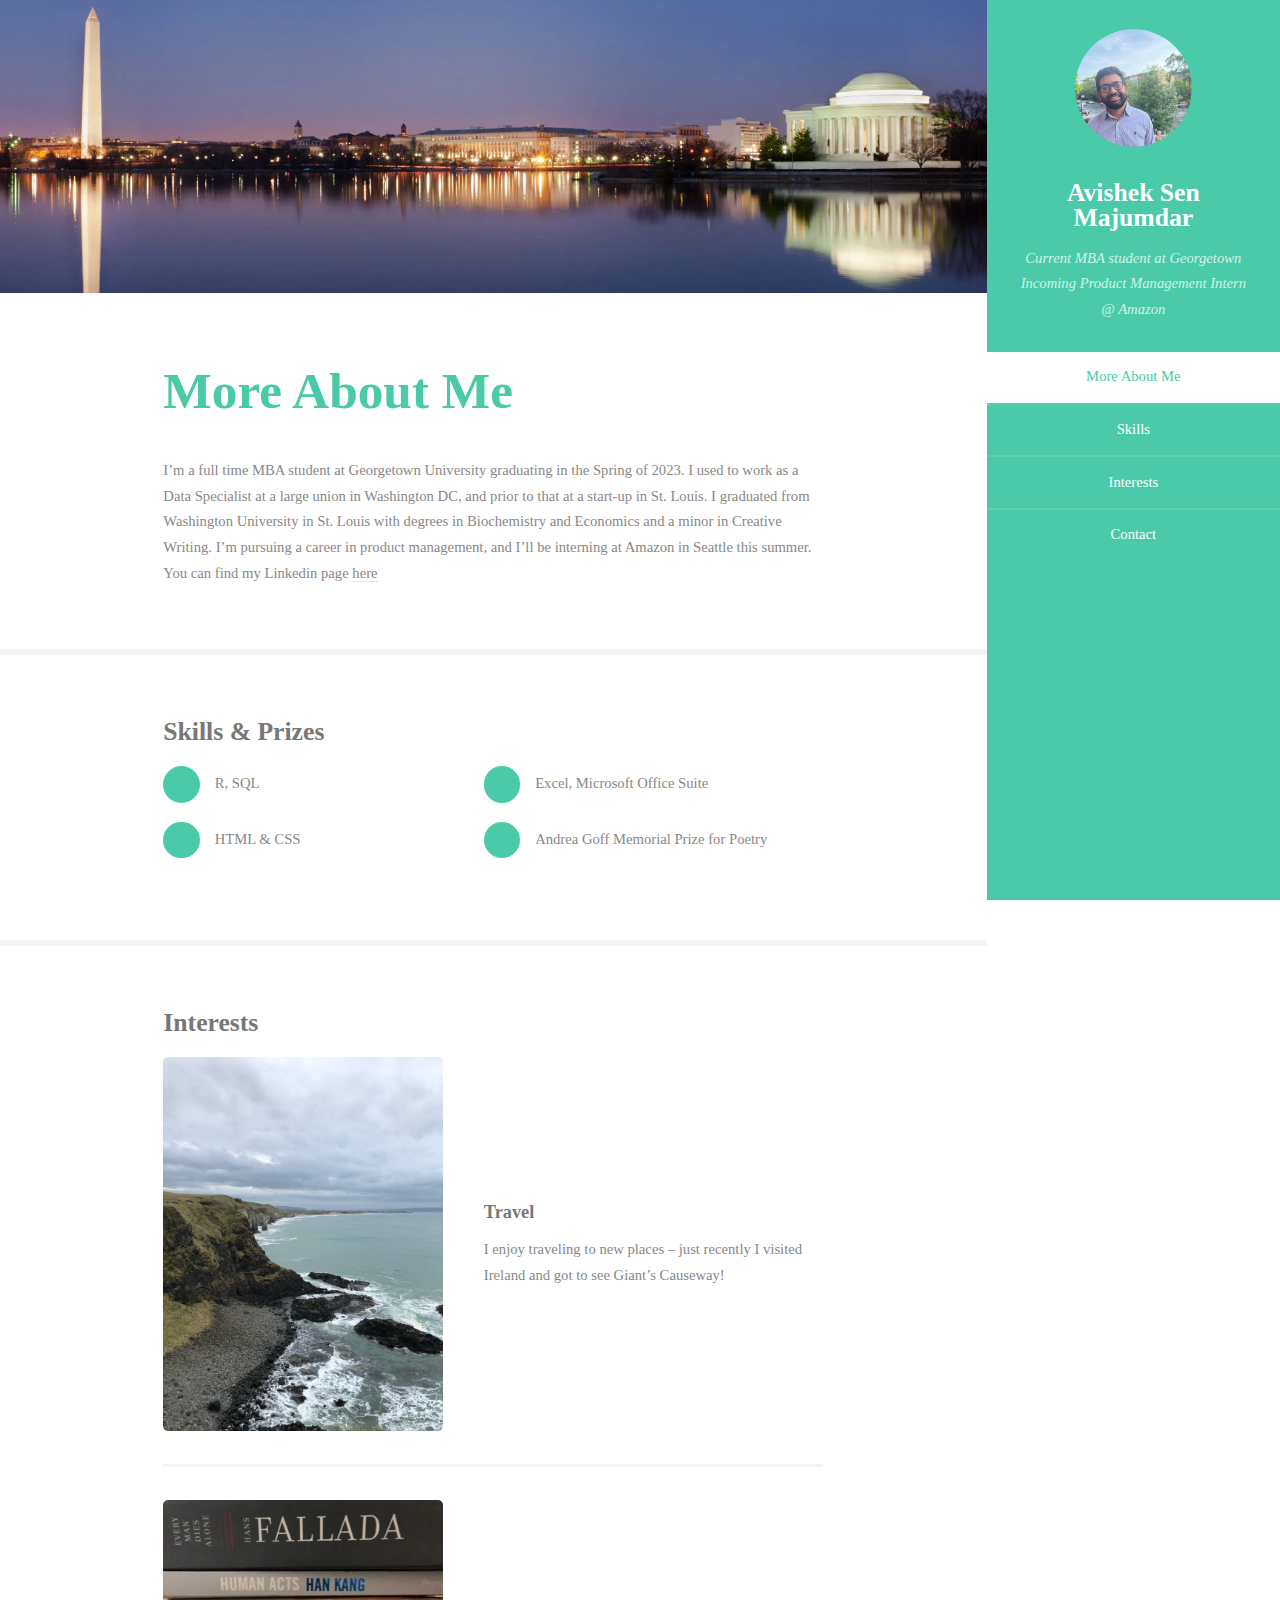
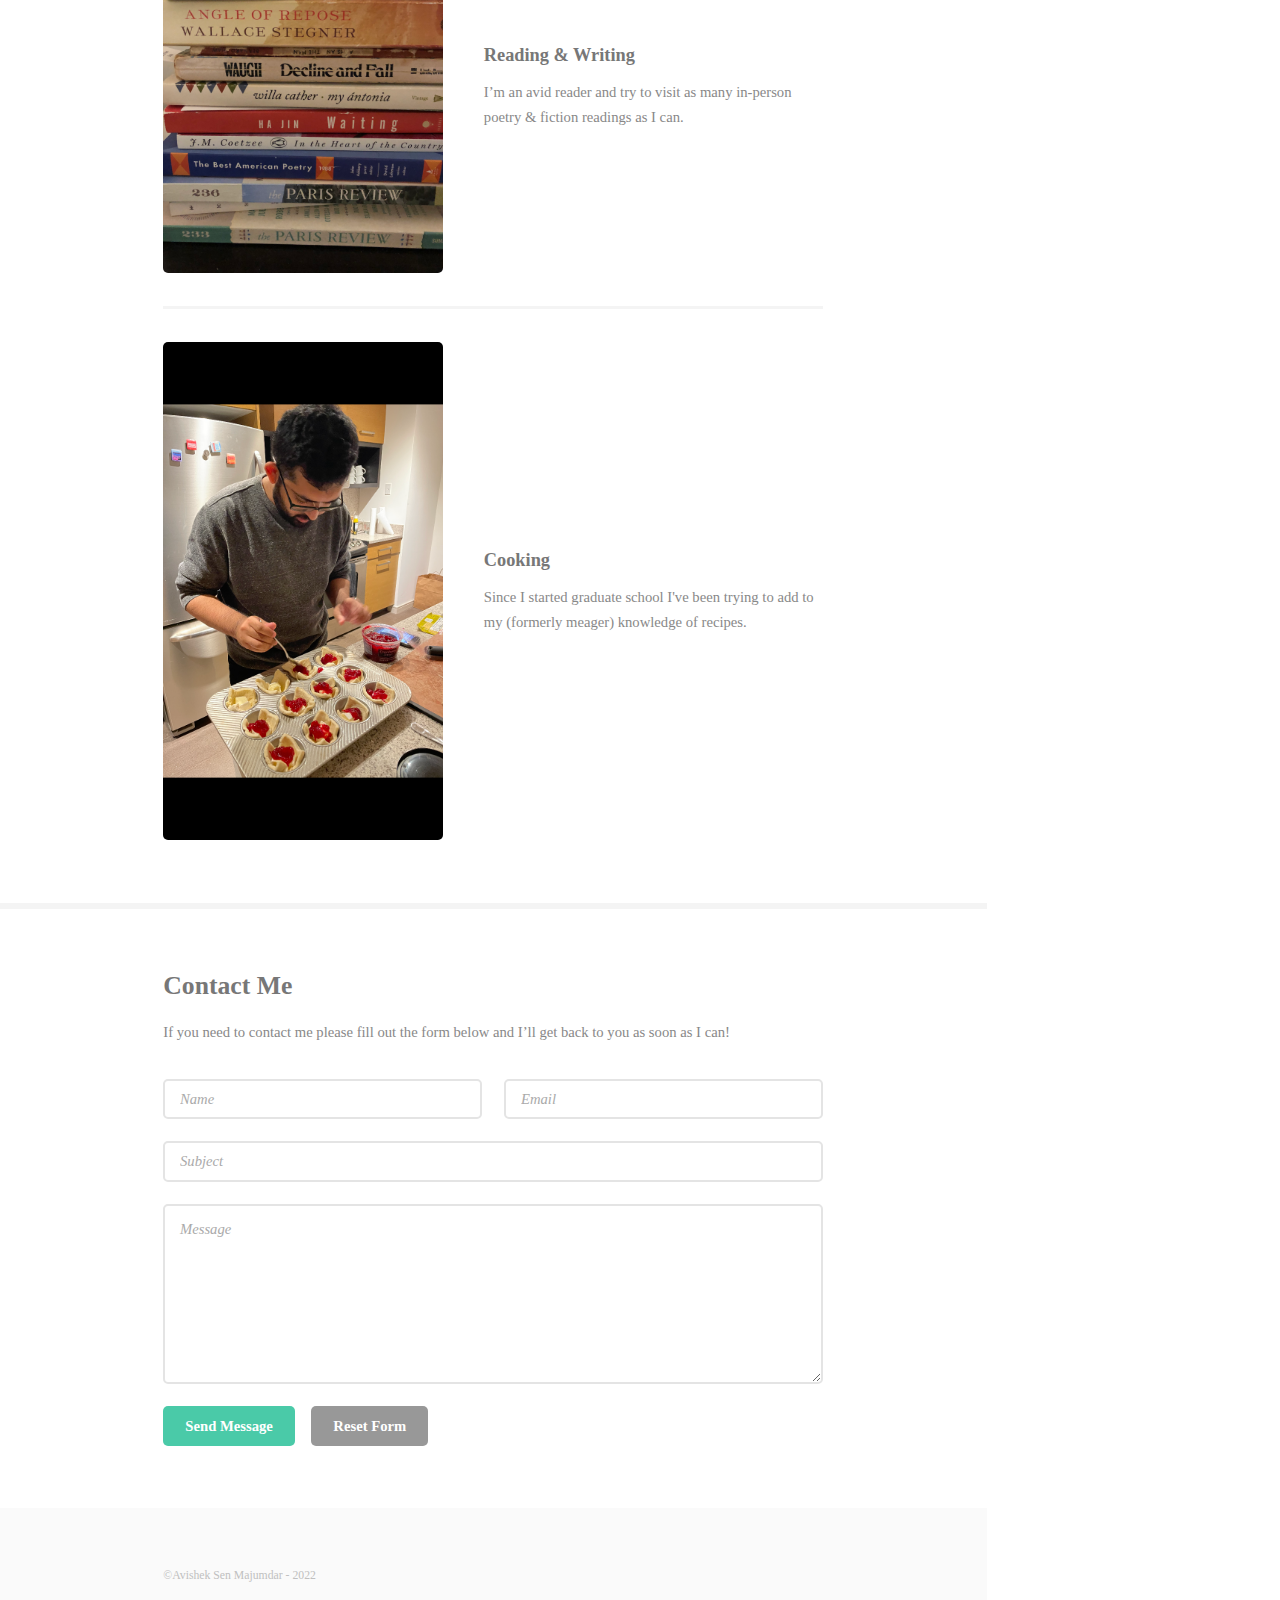
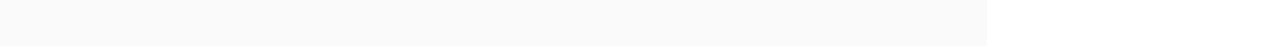
<file: index.html>
<!DOCTYPE HTML>

<html>
	<head>
		<title>ASM Website</title>
		<meta charset="utf-8" />
		<meta name="viewport" content="width=device-width, initial-scale=1, user-scalable=no" />
		<link rel="stylesheet" href="assets/css/main.css" />
		<style>
		

		</style>
	</head>
	<body class="is-preload">	

		<!-- Header -->	
			<section id="header">
				<header>
					<span class="image avatar"><img src="images\linkedinpic.jpg" alt="" /></span>
					<h1 id="logo"><a href="#">Avishek Sen Majumdar</a></h1>
					<p>Current MBA student at Georgetown<br />
					Incoming Product Management Intern @ Amazon</p>
				</header>
				<nav id="nav">
					<ul>
						<li><a href="#one" class="active">More About Me</a></li>
						<li><a href="#two">Skills</a></li>
						<li><a href="#three">Interests</a></li>
						<li><a href="#four">Contact</a></li>
					</ul>
				</nav>
				<footer>
					
				</footer>
			</section>

		<!-- Wrapper -->
			<div id="wrapper">

				<!-- Main -->
					<div id="main">

						<!-- One -->
							<section id="one">
								<div class="image main" data-position="center">
									<img src="images\banner_2.jpg" alt="" />
								</div>
								<div class="container">
									<header class="major">
										<h2>More About Me</h2>
								
									</header>
									<p>I’m a full time MBA student at Georgetown University graduating in the Spring of 2023. I used to work as a Data Specialist at a large union in Washington DC, and prior to that at a start-up in St. Louis. I graduated from Washington University in St. Louis with degrees in Biochemistry and Economics and a minor in Creative Writing. I’m pursuing a career in product management, and I’ll be interning at Amazon in Seattle this summer. You can find my Linkedin page <a href="https://www.linkedin.com/in/avishek-sen-majumdar/">here</a> </p>
								</div>
							</section>

						<!-- Two -->
							<section id="two">
								<div class="container">
									<h3>Skills & Prizes </h3>
									<ul class="feature-icons">
										<li class="icon solid fa-code">R, SQL</li>
										<li class="icon solid fa-cubes">Excel, Microsoft Office Suite</li>
										<li class="icon solid fa-book">HTML & CSS</li>
										<li class="icon solid fa-coffee">Andrea Goff Memorial Prize for Poetry</li>
										
									</ul>
								</div>
							</section>

						<!-- Three -->
							<section id="three">
								<div class="container">
									<h3>Interests</h3>
									<div class="features">
										<article>
											<a href="#" class="image"><img src="images\travel.jpg" alt="" /></a>
											<div class="inner">
												<h4>Travel</h4>
												<p>I enjoy traveling to new places – just recently I visited Ireland and got to see Giant’s Causeway!</p>
											</div>
										</article>
										<article>
											<a href="#" class="image"><img src="images\books.jpg" alt="" /></a>
											<div class="inner">
												<h4>Reading & Writing</h4>
												<p>I’m an avid reader and try to visit as many in-person poetry & fiction readings as I can.</p>
											</div>
										</article>
										<article>
											<a href="#" class="image"><img src="images\cooking.PNG" alt="" /></a>
											<div class="inner">
												<h4>Cooking</h4>
												<p>Since I started graduate school I've been trying to add to my (formerly meager) knowledge of recipes.</p>
											</div>
										</article>
									</div>
								</div>
							</section>

						<!-- Four -->
							<section id="four">
								<div class="container">
									<h3>Contact Me</h3>
									<p>If you need to contact me please fill out the form below and I’ll get back to you as soon as I can!</p>
									<form method="post" action="#">
										<div class="row gtr-uniform">
											<div class="col-6 col-12-xsmall"><input type="text" name="name" id="name" placeholder="Name" /></div>
											<div class="col-6 col-12-xsmall"><input type="email" name="email" id="email" placeholder="Email" /></div>
											<div class="col-12"><input type="text" name="subject" id="subject" placeholder="Subject" /></div>
											<div class="col-12"><textarea name="message" id="message" placeholder="Message" rows="6"></textarea></div>
											<div class="col-12">
												<ul class="actions">
													<li><input type="submit" class="primary" value="Send Message" /></li>
													<li><input type="reset" value="Reset Form" /></li>
												</ul>
											</div>
										</div>
									</form>
								</div>
							</section>

						<!-- Five -->
						<!--
							<section id="five">
								<div class="container">
									<h3>Elements</h3>

									<section>
										<h4>Text</h4>
										<p>This is <b>bold</b> and this is <strong>strong</strong>. This is <i>italic</i> and this is <em>emphasized</em>.
										This is <sup>superscript</sup> text and this is <sub>subscript</sub> text.
										This is <u>underlined</u> and this is code: <code>for (;;) { ... }</code>. Finally, <a href="#">this is a link</a>.</p>
										<hr />
										<header>
											<h4>Heading with a Subtitle</h4>
											<p>Lorem ipsum dolor sit amet nullam id egestas urna aliquam</p>
										</header>
										<p>Nunc lacinia ante nunc ac lobortis. Interdum adipiscing gravida odio porttitor sem non mi integer non faucibus ornare mi ut ante amet placerat aliquet. Volutpat eu sed ante lacinia sapien lorem accumsan varius montes viverra nibh in adipiscing blandit tempus accumsan.</p>
										<header>
											<h5>Heading with a Subtitle</h5>
											<p>Lorem ipsum dolor sit amet nullam id egestas urna aliquam</p>
										</header>
										<p>Nunc lacinia ante nunc ac lobortis. Interdum adipiscing gravida odio porttitor sem non mi integer non faucibus ornare mi ut ante amet placerat aliquet. Volutpat eu sed ante lacinia sapien lorem accumsan varius montes viverra nibh in adipiscing blandit tempus accumsan.</p>
										<hr />
										<h2>Heading Level 2</h2>
										<h3>Heading Level 3</h3>
										<h4>Heading Level 4</h4>
										<h5>Heading Level 5</h5>
										<h6>Heading Level 6</h6>
										<hr />
										<h5>Blockquote</h5>
										<blockquote>Fringilla nisl. Donec accumsan interdum nisi, quis tincidunt felis sagittis eget tempus euismod. Vestibulum ante ipsum primis in faucibus vestibulum. Blandit adipiscing eu felis iaculis volutpat ac adipiscing accumsan faucibus. Vestibulum ante ipsum primis in faucibus lorem ipsum dolor sit amet nullam adipiscing eu felis.</blockquote>
										<h5>Preformatted</h5>
										<pre><code>i = 0;

while (!deck.isInOrder()) {
    print 'Iteration ' + i;
    deck.shuffle();
    i++;
}

print 'It took ' + i + ' iterations to sort the deck.';</code></pre>
									</section>

									<section>
										<h4>Lists</h4>
										<div class="row">
											<div class="col-6 col-12-xsmall">
												<h5>Unordered</h5>
												<ul>
													<li>Dolor pulvinar etiam magna etiam.</li>
													<li>Sagittis adipiscing lorem eleifend.</li>
													<li>Felis enim feugiat dolore viverra.</li>
												</ul>
												<h5>Alternate</h5>
												<ul class="alt">
													<li>Dolor pulvinar etiam magna etiam.</li>
													<li>Sagittis adipiscing lorem eleifend.</li>
													<li>Felis enim feugiat dolore viverra.</li>
												</ul>
											</div>
											<div class="col-6 col-12-xsmall">
												<h5>Ordered</h5>
												<ol>
													<li>Dolor pulvinar etiam magna etiam.</li>
													<li>Etiam vel felis at lorem sed viverra.</li>
													<li>Felis enim feugiat dolore viverra.</li>
													<li>Dolor pulvinar etiam magna etiam.</li>
													<li>Etiam vel felis at lorem sed viverra.</li>
													<li>Felis enim feugiat dolore viverra.</li>
												</ol>
												<h5>Icons</h5>
												<ul class="icons">
													<li><a href="#" class="icon brands fa-twitter"><span class="label">Twitter</span></a></li>
													<li><a href="#" class="icon brands fa-facebook-f"><span class="label">Facebook</span></a></li>
													<li><a href="#" class="icon brands fa-instagram"><span class="label">Instagram</span></a></li>
													<li><a href="#" class="icon brands fa-github"><span class="label">Github</span></a></li>
													<li><a href="#" class="icon brands fa-dribbble"><span class="label">Dribbble</span></a></li>
													<li><a href="#" class="icon brands fa-tumblr"><span class="label">Tumblr</span></a></li>
												</ul>
											</div>
										</div>
										<h5>Actions</h5>
										<ul class="actions">
											<li><a href="#" class="button primary">Default</a></li>
											<li><a href="#" class="button">Default</a></li>
											<li><a href="#" class="button alt">Default</a></li>
										</ul>
										<ul class="actions small">
											<li><a href="#" class="button primary small">Small</a></li>
											<li><a href="#" class="button small">Small</a></li>
											<li><a href="#" class="button alt small">Small</a></li>
										</ul>
										<div class="row">
											<div class="col-3 col-6-medium col-12-xsmall">
												<ul class="actions stacked">
													<li><a href="#" class="button primary">Default</a></li>
													<li><a href="#" class="button">Default</a></li>
													<li><a href="#" class="button alt">Default</a></li>
												</ul>
											</div>
											<div class="col-3 col-6 col-12-xsmall">
												<ul class="actions stacked">
													<li><a href="#" class="button primary small">Small</a></li>
													<li><a href="#" class="button small">Small</a></li>
													<li><a href="#" class="button alt small">Small</a></li>
												</ul>
											</div>
											<div class="col-3 col-6-medium col-12-xsmall">
												<ul class="actions stacked">
													<li><a href="#" class="button primary fit">Default</a></li>
													<li><a href="#" class="button fit">Default</a></li>
													<li><a href="#" class="button alt fit">Default</a></li>
												</ul>
											</div>
											<div class="col-3 col-6-medium col-12-xsmall">
												<ul class="actions stacked">
													<li><a href="#" class="button primary small fit">Small</a></li>
													<li><a href="#" class="button small fit">Small</a></li>
													<li><a href="#" class="button alt small fit">Small</a></li>
												</ul>
											</div>
										</div>
									</section>

									<section>
										<h4>Table</h4>
										<h5>Default</h5>
										<div class="table-wrapper">
											<table>
												<thead>
													<tr>
														<th>Name</th>
														<th>Description</th>
														<th>Price</th>
													</tr>
												</thead>
												<tbody>
													<tr>
														<td>Item One</td>
														<td>Ante turpis integer aliquet porttitor.</td>
														<td>29.99</td>
													</tr>
													<tr>
														<td>Item Two</td>
														<td>Vis ac commodo adipiscing arcu aliquet.</td>
														<td>19.99</td>
													</tr>
													<tr>
														<td>Item Three</td>
														<td> Morbi faucibus arcu accumsan lorem.</td>
														<td>29.99</td>
													</tr>
													<tr>
														<td>Item Four</td>
														<td>Vitae integer tempus condimentum.</td>
														<td>19.99</td>
													</tr>
													<tr>
														<td>Item Five</td>
														<td>Ante turpis integer aliquet porttitor.</td>
														<td>29.99</td>
													</tr>
												</tbody>
												<tfoot>
													<tr>
														<td colspan="2"></td>
														<td>100.00</td>
													</tr>
												</tfoot>
											</table>
										</div>

										<h5>Alternate</h5>
										<div class="table-wrapper">
											<table class="alt">
												<thead>
													<tr>
														<th>Name</th>
														<th>Description</th>
														<th>Price</th>
													</tr>
												</thead>
												<tbody>
													<tr>
														<td>Item One</td>
														<td>Ante turpis integer aliquet porttitor.</td>
														<td>29.99</td>
													</tr>
													<tr>
														<td>Item Two</td>
														<td>Vis ac commodo adipiscing arcu aliquet.</td>
														<td>19.99</td>
													</tr>
													<tr>
														<td>Item Three</td>
														<td> Morbi faucibus arcu accumsan lorem.</td>
														<td>29.99</td>
													</tr>
													<tr>
														<td>Item Four</td>
														<td>Vitae integer tempus condimentum.</td>
														<td>19.99</td>
													</tr>
													<tr>
														<td>Item Five</td>
														<td>Ante turpis integer aliquet porttitor.</td>
														<td>29.99</td>
													</tr>
												</tbody>
												<tfoot>
													<tr>
														<td colspan="2"></td>
														<td>100.00</td>
													</tr>
												</tfoot>
											</table>
										</div>
									</section>

									<section>
										<h4>Buttons</h4>
										<ul class="actions">
											<li><a href="#" class="button primary">Primary</a></li>
											<li><a href="#" class="button">Default</a></li>
											<li><a href="#" class="button alt">Alternate</a></li>
										</ul>
										<ul class="actions">
											<li><a href="#" class="button primary large">Large</a></li>
											<li><a href="#" class="button">Default</a></li>
											<li><a href="#" class="button alt small">Small</a></li>
										</ul>
										<ul class="actions fit">
											<li><a href="#" class="button primary fit">Fit</a></li>
											<li><a href="#" class="button fit">Fit</a></li>
											<li><a href="#" class="button alt fit">Fit</a></li>
										</ul>
										<ul class="actions fit small">
											<li><a href="#" class="button primary fit small">Fit + Small</a></li>
											<li><a href="#" class="button fit small">Fit + Small</a></li>
											<li><a href="#" class="button alt fit small">Fit + Small</a></li>
										</ul>
										<ul class="actions">
											<li><a href="#" class="button primary icon solid fa-download">Icon</a></li>
											<li><a href="#" class="button icon solid fa-download">Icon</a></li>
											<li><a href="#" class="button alt icon solid fa-check">Icon</a></li>
										</ul>
										<ul class="actions">
											<li><span class="button primary disabled">Primary</span></li>
											<li><span class="button disabled">Default</span></li>
											<li><span class="button alt disabled">Alternate</span></li>
										</ul>
									</section>

									<section>
										<h4>Form</h4>
										<form method="post" action="#">
											<div class="row gtr-uniform">
												<div class="col-6 col-12-xsmall">
													<input type="text" name="demo-name" id="demo-name" value="" placeholder="Name" />
												</div>
												<div class="col-6 col-12-xsmall">
													<input type="email" name="demo-email" id="demo-email" value="" placeholder="Email" />
												</div>
												<div class="col-12">
													<select name="demo-category" id="demo-category">
														<option value="">- Category -</option>
														<option value="1">Manufacturing</option>
														<option value="1">Shipping</option>
														<option value="1">Administration</option>
														<option value="1">Human Resources</option>
													</select>
												</div>
												<div class="col-4 col-12-medium">
													<input type="radio" id="demo-priority-low" name="demo-priority" checked>
													<label for="demo-priority-low">Low Priority</label>
												</div>
												<div class="col-4 col-12-medium">
													<input type="radio" id="demo-priority-normal" name="demo-priority">
													<label for="demo-priority-normal">Normal Priority</label>
												</div>
												<div class="col-4 col-12-medium">
													<input type="radio" id="demo-priority-high" name="demo-priority">
													<label for="demo-priority-high">High Priority</label>
												</div>
												<div class="col-6 col-12-medium">
													<input type="checkbox" id="demo-copy" name="demo-copy">
													<label for="demo-copy">Email me a copy of this message</label>
												</div>
												<div class="col-6 col-12-medium">
													<input type="checkbox" id="demo-human" name="demo-human" checked>
													<label for="demo-human">I am a human and not a robot</label>
												</div>
												<div class="col-12">
													<textarea name="demo-message" id="demo-message" placeholder="Enter your message" rows="6"></textarea>
												</div>
												<div class="col-12">
													<ul class="actions">
														<li><input type="submit" value="Send Message" /></li>
														<li><input type="reset" value="Reset" class="alt" /></li>
													</ul>
												</div>
											</div>
										</form>
									</section>

									<section>
										<h4>Image</h4>
										<h5>Fit</h5>
										<span class="image fit"><img src="images/banner.jpg" alt="" /></span>
										<div class="box alt">
											<div class="row gtr-50 gtr-uniform">
												<div class="col-4"><span class="image fit"><img src="images/pic01.jpg" alt="" /></span></div>
												<div class="col-4"><span class="image fit"><img src="images/pic02.jpg" alt="" /></span></div>
												<div class="col-4"><span class="image fit"><img src="images/pic03.jpg" alt="" /></span></div>
												<div class="col-4"><span class="image fit"><img src="images/pic02.jpg" alt="" /></span></div>
												<div class="col-4"><span class="image fit"><img src="images/pic03.jpg" alt="" /></span></div>
												<div class="col-4"><span class="image fit"><img src="images/pic01.jpg" alt="" /></span></div>
												<div class="col-4"><span class="image fit"><img src="images/pic03.jpg" alt="" /></span></div>
												<div class="col-4"><span class="image fit"><img src="images/pic01.jpg" alt="" /></span></div>
												<div class="col-4"><span class="image fit"><img src="images/pic02.jpg" alt="" /></span></div>
											</div>
										</div>
										<h5>Left &amp; Right</h5>
										<p><span class="image left"><img src="images/avatar.jpg" alt="" /></span>Fringilla nisl. Donec accumsan interdum nisi, quis tincidunt felis sagittis eget. tempus euismod. Vestibulum ante ipsum primis in faucibus vestibulum. Blandit adipiscing eu felis iaculis volutpat ac adipiscing accumsan eu faucibus. Integer ac pellentesque praesent tincidunt felis sagittis eget. tempus euismod. Vestibulum ante ipsum primis in faucibus vestibulum. Blandit adipiscing eu felis iaculis volutpat ac adipiscing accumsan eu faucibus. Integer ac pellentesque praesent. Donec accumsan interdum nisi, quis tincidunt felis sagittis eget. tempus euismod. Vestibulum ante ipsum primis in faucibus vestibulum. Blandit adipiscing eu felis iaculis volutpat ac adipiscing accumsan eu faucibus. Integer ac pellentesque praesent tincidunt felis sagittis eget. tempus euismod. Vestibulum ante ipsum primis in faucibus vestibulum. Blandit adipiscing eu felis iaculis volutpat ac adipiscing accumsan eu faucibus. Integer ac pellentesque praesent.</p>
										<p><span class="image right"><img src="images/avatar.jpg" alt="" /></span>Fringilla nisl. Donec accumsan interdum nisi, quis tincidunt felis sagittis eget. tempus euismod. Vestibulum ante ipsum primis in faucibus vestibulum. Blandit adipiscing eu felis iaculis volutpat ac adipiscing accumsan eu faucibus. Integer ac pellentesque praesent tincidunt felis sagittis eget. tempus euismod. Vestibulum ante ipsum primis in faucibus vestibulum. Blandit adipiscing eu felis iaculis volutpat ac adipiscing accumsan eu faucibus. Integer ac pellentesque praesent. Donec accumsan interdum nisi, quis tincidunt felis sagittis eget. tempus euismod. Vestibulum ante ipsum primis in faucibus vestibulum. Blandit adipiscing eu felis iaculis volutpat ac adipiscing accumsan eu faucibus. Integer ac pellentesque praesent tincidunt felis sagittis eget. tempus euismod. Vestibulum ante ipsum primis in faucibus vestibulum. Blandit adipiscing eu felis iaculis volutpat ac adipiscing accumsan eu faucibus. Integer ac pellentesque praesent.</p>
									</section>

								</div>
							</section>
						-->

					</div>

				<!-- Footer -->
					<section id="footer">
						<div class="container">

							<ul class="copyright">

								<li>&copy;Avishek Sen Majumdar - 2022</li>
							</ul>
						</div>
					</section>

			</div>

		<!-- Scripts -->
			<script src="assets/js/jquery.min.js"></script>
			<script src="assets/js/jquery.scrollex.min.js"></script>
			<script src="assets/js/jquery.scrolly.min.js"></script>
			<script src="assets/js/browser.min.js"></script>
			<script src="assets/js/breakpoints.min.js"></script>
			<script src="assets/js/util.js"></script>
			<script src="assets/js/main.js"></script>

	</body>
</html>
</file>
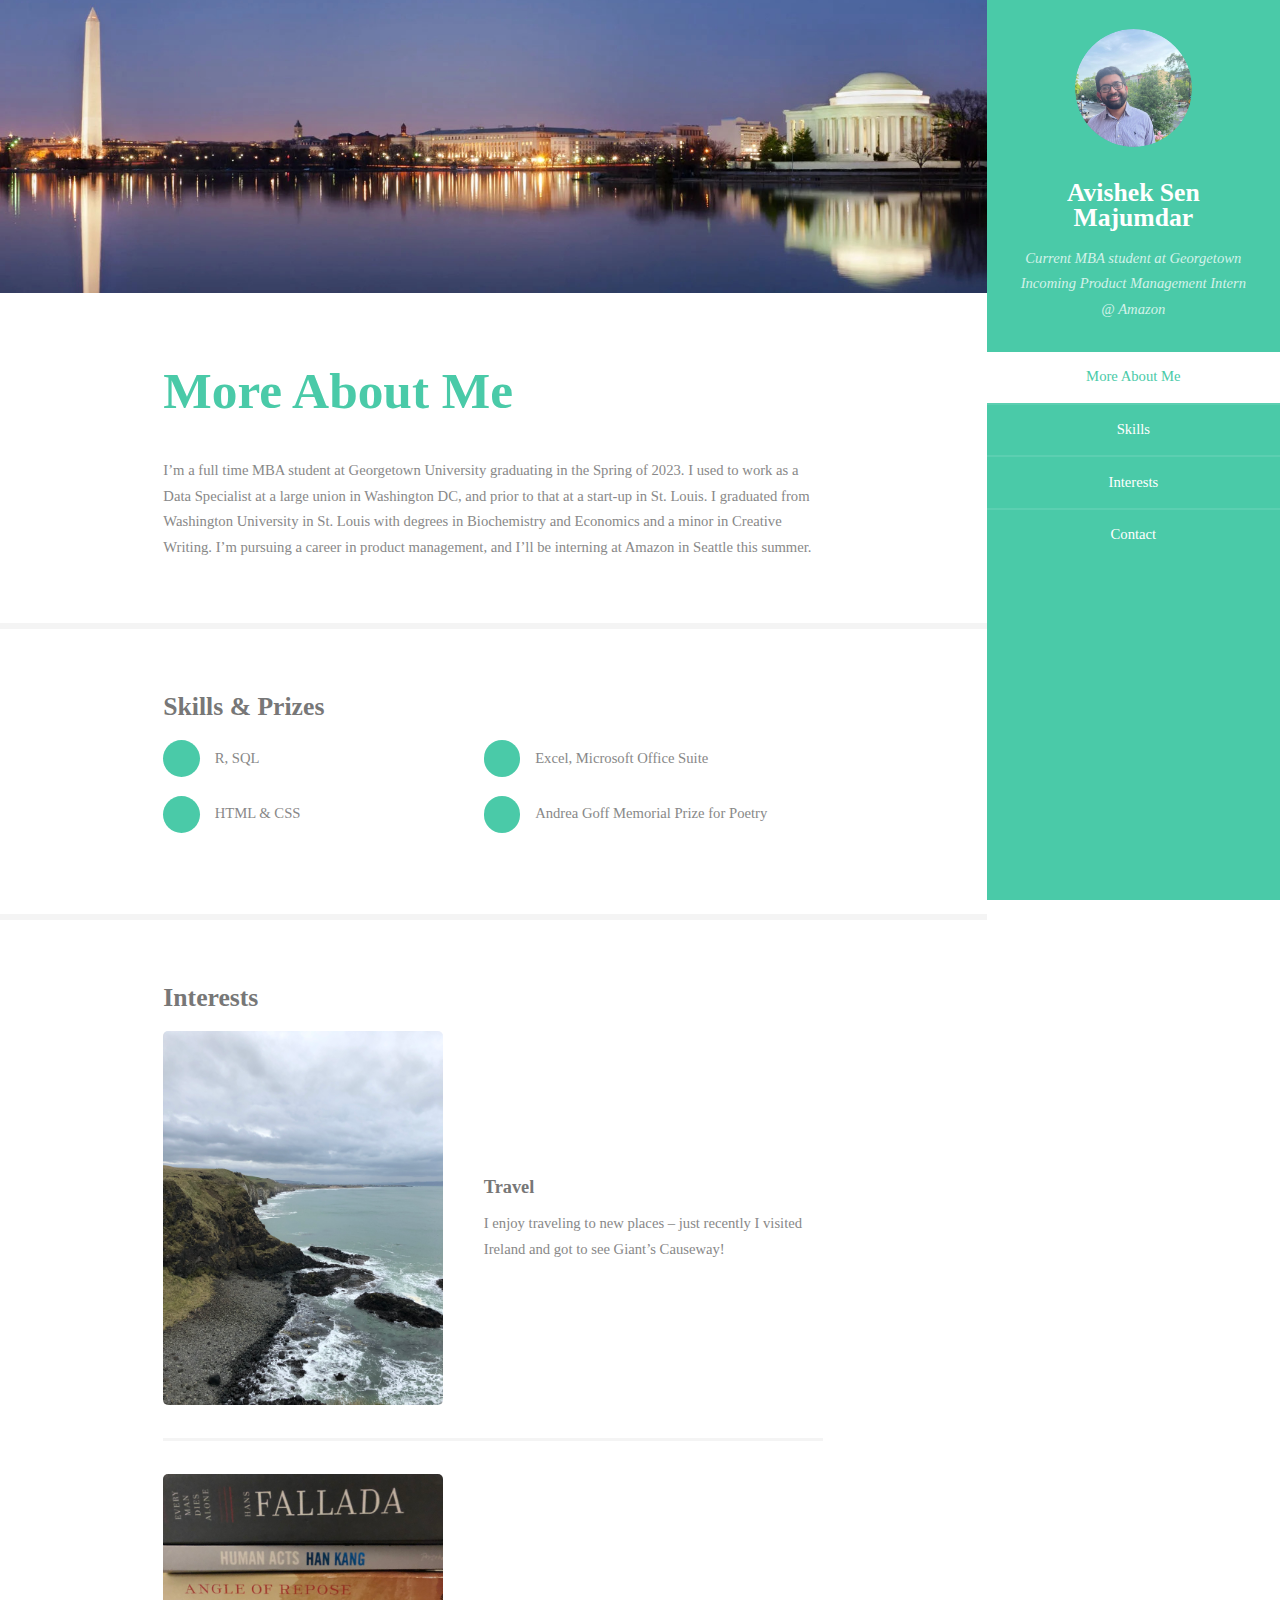
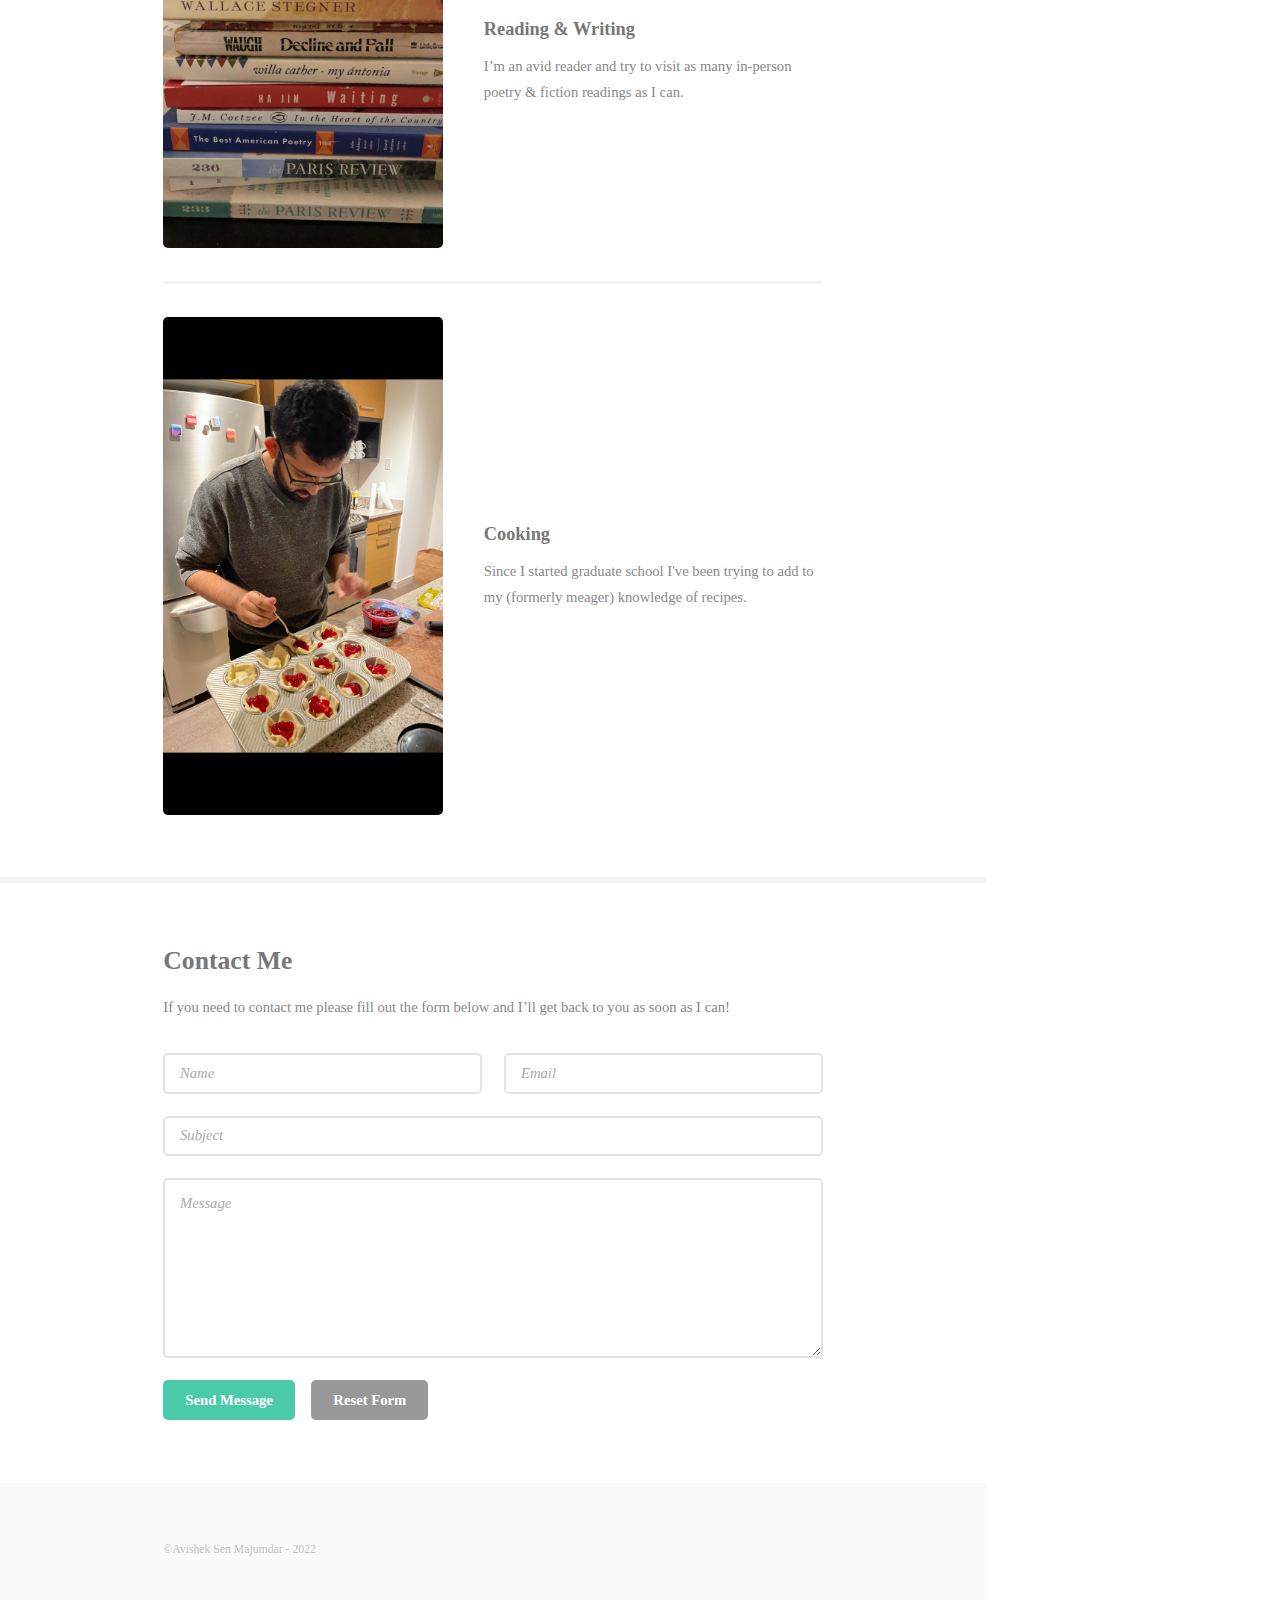
<file: website-project-files/index.html>
<!DOCTYPE HTML>

<html>
	<head>
		<title>ASM Website</title>
		<meta charset="utf-8" />
		<meta name="viewport" content="width=device-width, initial-scale=1, user-scalable=no" />
		<link rel="stylesheet" href="assets/css/main.css" />
		<style>
		

		</style>
	</head>
	<body class="is-preload">	

		<!-- Header -->	
			<section id="header">
				<header>
					<span class="image avatar"><img src="images\linkedinpic.jpg" alt="" /></span>
					<h1 id="logo"><a href="#">Avishek Sen Majumdar</a></h1>
					<p>Current MBA student at Georgetown<br />
					Incoming Product Management Intern @ Amazon</p>
				</header>
				<nav id="nav">
					<ul>
						<li><a href="#one" class="active">More About Me</a></li>
						<li><a href="#two">Skills</a></li>
						<li><a href="#three">Interests</a></li>
						<li><a href="#four">Contact</a></li>
					</ul>
				</nav>
				<footer>
					
				</footer>
			</section>

		<!-- Wrapper -->
			<div id="wrapper">

				<!-- Main -->
					<div id="main">

						<!-- One -->
							<section id="one">
								<div class="image main" data-position="center">
									<img src="images\banner_2.jpg" alt="" />
								</div>
								<div class="container">
									<header class="major">
										<h2>More About Me</h2>
								
									</header>
									<p>I’m a full time MBA student at Georgetown University graduating in the Spring of 2023. I used to work as a Data Specialist at a large union in Washington DC, and prior to that at a start-up in St. Louis. I graduated from Washington University in St. Louis with degrees in Biochemistry and Economics and a minor in Creative Writing. I’m pursuing a career in product management, and I’ll be interning at Amazon in Seattle this summer. </p>
								</div>
							</section>

						<!-- Two -->
							<section id="two">
								<div class="container">
									<h3>Skills & Prizes </h3>
									<ul class="feature-icons">
										<li class="icon solid fa-code">R, SQL</li>
										<li class="icon solid fa-cubes">Excel, Microsoft Office Suite</li>
										<li class="icon solid fa-book">HTML & CSS</li>
										<li class="icon solid fa-coffee">Andrea Goff Memorial Prize for Poetry</li>
										
									</ul>
								</div>
							</section>

						<!-- Three -->
							<section id="three">
								<div class="container">
									<h3>Interests</h3>
									<div class="features">
										<article>
											<a href="#" class="image"><img src="images\travel.jpg" alt="" /></a>
											<div class="inner">
												<h4>Travel</h4>
												<p>I enjoy traveling to new places – just recently I visited Ireland and got to see Giant’s Causeway!</p>
											</div>
										</article>
										<article>
											<a href="#" class="image"><img src="images\books.jpg" alt="" /></a>
											<div class="inner">
												<h4>Reading & Writing</h4>
												<p>I’m an avid reader and try to visit as many in-person poetry & fiction readings as I can.</p>
											</div>
										</article>
										<article>
											<a href="#" class="image"><img src="images\cooking.PNG" alt="" /></a>
											<div class="inner">
												<h4>Cooking</h4>
												<p>Since I started graduate school I've been trying to add to my (formerly meager) knowledge of recipes.</p>
											</div>
										</article>
									</div>
								</div>
							</section>

						<!-- Four -->
							<section id="four">
								<div class="container">
									<h3>Contact Me</h3>
									<p>If you need to contact me please fill out the form below and I’ll get back to you as soon as I can!</p>
									<form method="post" action="#">
										<div class="row gtr-uniform">
											<div class="col-6 col-12-xsmall"><input type="text" name="name" id="name" placeholder="Name" /></div>
											<div class="col-6 col-12-xsmall"><input type="email" name="email" id="email" placeholder="Email" /></div>
											<div class="col-12"><input type="text" name="subject" id="subject" placeholder="Subject" /></div>
											<div class="col-12"><textarea name="message" id="message" placeholder="Message" rows="6"></textarea></div>
											<div class="col-12">
												<ul class="actions">
													<li><input type="submit" class="primary" value="Send Message" /></li>
													<li><input type="reset" value="Reset Form" /></li>
												</ul>
											</div>
										</div>
									</form>
								</div>
							</section>

						<!-- Five -->
						<!--
							<section id="five">
								<div class="container">
									<h3>Elements</h3>

									<section>
										<h4>Text</h4>
										<p>This is <b>bold</b> and this is <strong>strong</strong>. This is <i>italic</i> and this is <em>emphasized</em>.
										This is <sup>superscript</sup> text and this is <sub>subscript</sub> text.
										This is <u>underlined</u> and this is code: <code>for (;;) { ... }</code>. Finally, <a href="#">this is a link</a>.</p>
										<hr />
										<header>
											<h4>Heading with a Subtitle</h4>
											<p>Lorem ipsum dolor sit amet nullam id egestas urna aliquam</p>
										</header>
										<p>Nunc lacinia ante nunc ac lobortis. Interdum adipiscing gravida odio porttitor sem non mi integer non faucibus ornare mi ut ante amet placerat aliquet. Volutpat eu sed ante lacinia sapien lorem accumsan varius montes viverra nibh in adipiscing blandit tempus accumsan.</p>
										<header>
											<h5>Heading with a Subtitle</h5>
											<p>Lorem ipsum dolor sit amet nullam id egestas urna aliquam</p>
										</header>
										<p>Nunc lacinia ante nunc ac lobortis. Interdum adipiscing gravida odio porttitor sem non mi integer non faucibus ornare mi ut ante amet placerat aliquet. Volutpat eu sed ante lacinia sapien lorem accumsan varius montes viverra nibh in adipiscing blandit tempus accumsan.</p>
										<hr />
										<h2>Heading Level 2</h2>
										<h3>Heading Level 3</h3>
										<h4>Heading Level 4</h4>
										<h5>Heading Level 5</h5>
										<h6>Heading Level 6</h6>
										<hr />
										<h5>Blockquote</h5>
										<blockquote>Fringilla nisl. Donec accumsan interdum nisi, quis tincidunt felis sagittis eget tempus euismod. Vestibulum ante ipsum primis in faucibus vestibulum. Blandit adipiscing eu felis iaculis volutpat ac adipiscing accumsan faucibus. Vestibulum ante ipsum primis in faucibus lorem ipsum dolor sit amet nullam adipiscing eu felis.</blockquote>
										<h5>Preformatted</h5>
										<pre><code>i = 0;

while (!deck.isInOrder()) {
    print 'Iteration ' + i;
    deck.shuffle();
    i++;
}

print 'It took ' + i + ' iterations to sort the deck.';</code></pre>
									</section>

									<section>
										<h4>Lists</h4>
										<div class="row">
											<div class="col-6 col-12-xsmall">
												<h5>Unordered</h5>
												<ul>
													<li>Dolor pulvinar etiam magna etiam.</li>
													<li>Sagittis adipiscing lorem eleifend.</li>
													<li>Felis enim feugiat dolore viverra.</li>
												</ul>
												<h5>Alternate</h5>
												<ul class="alt">
													<li>Dolor pulvinar etiam magna etiam.</li>
													<li>Sagittis adipiscing lorem eleifend.</li>
													<li>Felis enim feugiat dolore viverra.</li>
												</ul>
											</div>
											<div class="col-6 col-12-xsmall">
												<h5>Ordered</h5>
												<ol>
													<li>Dolor pulvinar etiam magna etiam.</li>
													<li>Etiam vel felis at lorem sed viverra.</li>
													<li>Felis enim feugiat dolore viverra.</li>
													<li>Dolor pulvinar etiam magna etiam.</li>
													<li>Etiam vel felis at lorem sed viverra.</li>
													<li>Felis enim feugiat dolore viverra.</li>
												</ol>
												<h5>Icons</h5>
												<ul class="icons">
													<li><a href="#" class="icon brands fa-twitter"><span class="label">Twitter</span></a></li>
													<li><a href="#" class="icon brands fa-facebook-f"><span class="label">Facebook</span></a></li>
													<li><a href="#" class="icon brands fa-instagram"><span class="label">Instagram</span></a></li>
													<li><a href="#" class="icon brands fa-github"><span class="label">Github</span></a></li>
													<li><a href="#" class="icon brands fa-dribbble"><span class="label">Dribbble</span></a></li>
													<li><a href="#" class="icon brands fa-tumblr"><span class="label">Tumblr</span></a></li>
												</ul>
											</div>
										</div>
										<h5>Actions</h5>
										<ul class="actions">
											<li><a href="#" class="button primary">Default</a></li>
											<li><a href="#" class="button">Default</a></li>
											<li><a href="#" class="button alt">Default</a></li>
										</ul>
										<ul class="actions small">
											<li><a href="#" class="button primary small">Small</a></li>
											<li><a href="#" class="button small">Small</a></li>
											<li><a href="#" class="button alt small">Small</a></li>
										</ul>
										<div class="row">
											<div class="col-3 col-6-medium col-12-xsmall">
												<ul class="actions stacked">
													<li><a href="#" class="button primary">Default</a></li>
													<li><a href="#" class="button">Default</a></li>
													<li><a href="#" class="button alt">Default</a></li>
												</ul>
											</div>
											<div class="col-3 col-6 col-12-xsmall">
												<ul class="actions stacked">
													<li><a href="#" class="button primary small">Small</a></li>
													<li><a href="#" class="button small">Small</a></li>
													<li><a href="#" class="button alt small">Small</a></li>
												</ul>
											</div>
											<div class="col-3 col-6-medium col-12-xsmall">
												<ul class="actions stacked">
													<li><a href="#" class="button primary fit">Default</a></li>
													<li><a href="#" class="button fit">Default</a></li>
													<li><a href="#" class="button alt fit">Default</a></li>
												</ul>
											</div>
											<div class="col-3 col-6-medium col-12-xsmall">
												<ul class="actions stacked">
													<li><a href="#" class="button primary small fit">Small</a></li>
													<li><a href="#" class="button small fit">Small</a></li>
													<li><a href="#" class="button alt small fit">Small</a></li>
												</ul>
											</div>
										</div>
									</section>

									<section>
										<h4>Table</h4>
										<h5>Default</h5>
										<div class="table-wrapper">
											<table>
												<thead>
													<tr>
														<th>Name</th>
														<th>Description</th>
														<th>Price</th>
													</tr>
												</thead>
												<tbody>
													<tr>
														<td>Item One</td>
														<td>Ante turpis integer aliquet porttitor.</td>
														<td>29.99</td>
													</tr>
													<tr>
														<td>Item Two</td>
														<td>Vis ac commodo adipiscing arcu aliquet.</td>
														<td>19.99</td>
													</tr>
													<tr>
														<td>Item Three</td>
														<td> Morbi faucibus arcu accumsan lorem.</td>
														<td>29.99</td>
													</tr>
													<tr>
														<td>Item Four</td>
														<td>Vitae integer tempus condimentum.</td>
														<td>19.99</td>
													</tr>
													<tr>
														<td>Item Five</td>
														<td>Ante turpis integer aliquet porttitor.</td>
														<td>29.99</td>
													</tr>
												</tbody>
												<tfoot>
													<tr>
														<td colspan="2"></td>
														<td>100.00</td>
													</tr>
												</tfoot>
											</table>
										</div>

										<h5>Alternate</h5>
										<div class="table-wrapper">
											<table class="alt">
												<thead>
													<tr>
														<th>Name</th>
														<th>Description</th>
														<th>Price</th>
													</tr>
												</thead>
												<tbody>
													<tr>
														<td>Item One</td>
														<td>Ante turpis integer aliquet porttitor.</td>
														<td>29.99</td>
													</tr>
													<tr>
														<td>Item Two</td>
														<td>Vis ac commodo adipiscing arcu aliquet.</td>
														<td>19.99</td>
													</tr>
													<tr>
														<td>Item Three</td>
														<td> Morbi faucibus arcu accumsan lorem.</td>
														<td>29.99</td>
													</tr>
													<tr>
														<td>Item Four</td>
														<td>Vitae integer tempus condimentum.</td>
														<td>19.99</td>
													</tr>
													<tr>
														<td>Item Five</td>
														<td>Ante turpis integer aliquet porttitor.</td>
														<td>29.99</td>
													</tr>
												</tbody>
												<tfoot>
													<tr>
														<td colspan="2"></td>
														<td>100.00</td>
													</tr>
												</tfoot>
											</table>
										</div>
									</section>

									<section>
										<h4>Buttons</h4>
										<ul class="actions">
											<li><a href="#" class="button primary">Primary</a></li>
											<li><a href="#" class="button">Default</a></li>
											<li><a href="#" class="button alt">Alternate</a></li>
										</ul>
										<ul class="actions">
											<li><a href="#" class="button primary large">Large</a></li>
											<li><a href="#" class="button">Default</a></li>
											<li><a href="#" class="button alt small">Small</a></li>
										</ul>
										<ul class="actions fit">
											<li><a href="#" class="button primary fit">Fit</a></li>
											<li><a href="#" class="button fit">Fit</a></li>
											<li><a href="#" class="button alt fit">Fit</a></li>
										</ul>
										<ul class="actions fit small">
											<li><a href="#" class="button primary fit small">Fit + Small</a></li>
											<li><a href="#" class="button fit small">Fit + Small</a></li>
											<li><a href="#" class="button alt fit small">Fit + Small</a></li>
										</ul>
										<ul class="actions">
											<li><a href="#" class="button primary icon solid fa-download">Icon</a></li>
											<li><a href="#" class="button icon solid fa-download">Icon</a></li>
											<li><a href="#" class="button alt icon solid fa-check">Icon</a></li>
										</ul>
										<ul class="actions">
											<li><span class="button primary disabled">Primary</span></li>
											<li><span class="button disabled">Default</span></li>
											<li><span class="button alt disabled">Alternate</span></li>
										</ul>
									</section>

									<section>
										<h4>Form</h4>
										<form method="post" action="#">
											<div class="row gtr-uniform">
												<div class="col-6 col-12-xsmall">
													<input type="text" name="demo-name" id="demo-name" value="" placeholder="Name" />
												</div>
												<div class="col-6 col-12-xsmall">
													<input type="email" name="demo-email" id="demo-email" value="" placeholder="Email" />
												</div>
												<div class="col-12">
													<select name="demo-category" id="demo-category">
														<option value="">- Category -</option>
														<option value="1">Manufacturing</option>
														<option value="1">Shipping</option>
														<option value="1">Administration</option>
														<option value="1">Human Resources</option>
													</select>
												</div>
												<div class="col-4 col-12-medium">
													<input type="radio" id="demo-priority-low" name="demo-priority" checked>
													<label for="demo-priority-low">Low Priority</label>
												</div>
												<div class="col-4 col-12-medium">
													<input type="radio" id="demo-priority-normal" name="demo-priority">
													<label for="demo-priority-normal">Normal Priority</label>
												</div>
												<div class="col-4 col-12-medium">
													<input type="radio" id="demo-priority-high" name="demo-priority">
													<label for="demo-priority-high">High Priority</label>
												</div>
												<div class="col-6 col-12-medium">
													<input type="checkbox" id="demo-copy" name="demo-copy">
													<label for="demo-copy">Email me a copy of this message</label>
												</div>
												<div class="col-6 col-12-medium">
													<input type="checkbox" id="demo-human" name="demo-human" checked>
													<label for="demo-human">I am a human and not a robot</label>
												</div>
												<div class="col-12">
													<textarea name="demo-message" id="demo-message" placeholder="Enter your message" rows="6"></textarea>
												</div>
												<div class="col-12">
													<ul class="actions">
														<li><input type="submit" value="Send Message" /></li>
														<li><input type="reset" value="Reset" class="alt" /></li>
													</ul>
												</div>
											</div>
										</form>
									</section>

									<section>
										<h4>Image</h4>
										<h5>Fit</h5>
										<span class="image fit"><img src="images/banner.jpg" alt="" /></span>
										<div class="box alt">
											<div class="row gtr-50 gtr-uniform">
												<div class="col-4"><span class="image fit"><img src="images/pic01.jpg" alt="" /></span></div>
												<div class="col-4"><span class="image fit"><img src="images/pic02.jpg" alt="" /></span></div>
												<div class="col-4"><span class="image fit"><img src="images/pic03.jpg" alt="" /></span></div>
												<div class="col-4"><span class="image fit"><img src="images/pic02.jpg" alt="" /></span></div>
												<div class="col-4"><span class="image fit"><img src="images/pic03.jpg" alt="" /></span></div>
												<div class="col-4"><span class="image fit"><img src="images/pic01.jpg" alt="" /></span></div>
												<div class="col-4"><span class="image fit"><img src="images/pic03.jpg" alt="" /></span></div>
												<div class="col-4"><span class="image fit"><img src="images/pic01.jpg" alt="" /></span></div>
												<div class="col-4"><span class="image fit"><img src="images/pic02.jpg" alt="" /></span></div>
											</div>
										</div>
										<h5>Left &amp; Right</h5>
										<p><span class="image left"><img src="images/avatar.jpg" alt="" /></span>Fringilla nisl. Donec accumsan interdum nisi, quis tincidunt felis sagittis eget. tempus euismod. Vestibulum ante ipsum primis in faucibus vestibulum. Blandit adipiscing eu felis iaculis volutpat ac adipiscing accumsan eu faucibus. Integer ac pellentesque praesent tincidunt felis sagittis eget. tempus euismod. Vestibulum ante ipsum primis in faucibus vestibulum. Blandit adipiscing eu felis iaculis volutpat ac adipiscing accumsan eu faucibus. Integer ac pellentesque praesent. Donec accumsan interdum nisi, quis tincidunt felis sagittis eget. tempus euismod. Vestibulum ante ipsum primis in faucibus vestibulum. Blandit adipiscing eu felis iaculis volutpat ac adipiscing accumsan eu faucibus. Integer ac pellentesque praesent tincidunt felis sagittis eget. tempus euismod. Vestibulum ante ipsum primis in faucibus vestibulum. Blandit adipiscing eu felis iaculis volutpat ac adipiscing accumsan eu faucibus. Integer ac pellentesque praesent.</p>
										<p><span class="image right"><img src="images/avatar.jpg" alt="" /></span>Fringilla nisl. Donec accumsan interdum nisi, quis tincidunt felis sagittis eget. tempus euismod. Vestibulum ante ipsum primis in faucibus vestibulum. Blandit adipiscing eu felis iaculis volutpat ac adipiscing accumsan eu faucibus. Integer ac pellentesque praesent tincidunt felis sagittis eget. tempus euismod. Vestibulum ante ipsum primis in faucibus vestibulum. Blandit adipiscing eu felis iaculis volutpat ac adipiscing accumsan eu faucibus. Integer ac pellentesque praesent. Donec accumsan interdum nisi, quis tincidunt felis sagittis eget. tempus euismod. Vestibulum ante ipsum primis in faucibus vestibulum. Blandit adipiscing eu felis iaculis volutpat ac adipiscing accumsan eu faucibus. Integer ac pellentesque praesent tincidunt felis sagittis eget. tempus euismod. Vestibulum ante ipsum primis in faucibus vestibulum. Blandit adipiscing eu felis iaculis volutpat ac adipiscing accumsan eu faucibus. Integer ac pellentesque praesent.</p>
									</section>

								</div>
							</section>
						-->

					</div>

				<!-- Footer -->
					<section id="footer">
						<div class="container">

							<ul class="copyright">

								<li>&copy;Avishek Sen Majumdar - 2022</li>
							</ul>
						</div>
					</section>

			</div>

		<!-- Scripts -->
			<script src="assets/js/jquery.min.js"></script>
			<script src="assets/js/jquery.scrollex.min.js"></script>
			<script src="assets/js/jquery.scrolly.min.js"></script>
			<script src="assets/js/browser.min.js"></script>
			<script src="assets/js/breakpoints.min.js"></script>
			<script src="assets/js/util.js"></script>
			<script src="assets/js/main.js"></script>

	</body>
</html>
</file>
<file: assets/css/main.css>
@import url("fontawesome-all.min.css");
@import url("https://fonts.googleapis.com/css?family=Lato:400,400italic,700,700italic|Source+Code+Pro:400");

/*
	Read Only by HTML5 UP
	html5up.net | @ajlkn
	Free for personal and commercial use under the CCA 3.0 license (html5up.net/license)
*/

html, body, div, span, applet, object,
iframe, h1, h2, h3, h4, h5, h6, p, blockquote,
pre, a, abbr, acronym, address, big, cite,
code, del, dfn, em, img, ins, kbd, q, s, samp,
small, strike, strong, sub, sup, tt, var, b,
u, i, center, dl, dt, dd, ol, ul, li, fieldset,
form, label, legend, table, caption, tbody,
tfoot, thead, tr, th, td, article, aside,
canvas, details, embed, figure, figcaption,
footer, header, hgroup, menu, nav, output, ruby,
section, summary, time, mark, audio, video {
	margin: 0;
	padding: 0;
	border: 0;
	font-size: 100%;
	font: inherit;
	vertical-align: baseline;}

article, aside, details, figcaption, figure,
footer, header, hgroup, menu, nav, section {
	display: block;}

body {
	line-height: 1;
}

ol, ul {
	list-style: none;
}

blockquote, q {
	quotes: none;
}

	blockquote:before, blockquote:after, q:before, q:after {
		content: '';
		content: none;
	}

table {
	border-collapse: collapse;
	border-spacing: 0;
}

body {
	-webkit-text-size-adjust: none;
}

mark {
	background-color: transparent;
	color: inherit;
}

input::-moz-focus-inner {
	border: 0;
	padding: 0;
}

input, select, textarea {
	-moz-appearance: none;
	-webkit-appearance: none;
	-ms-appearance: none;
	appearance: none;
}

/* Basic */

	html {
		box-sizing: border-box;
	}

	*, *:before, *:after {
		box-sizing: inherit;
	}

	body {
		background: #fff;
	}

		body.is-preload *, body.is-preload *:before, body.is-preload *:after {
			-moz-animation: none !important;
			-webkit-animation: none !important;
			-ms-animation: none !important;
			animation: none !important;
			-moz-transition: none !important;
			-webkit-transition: none !important;
			-ms-transition: none !important;
			transition: none !important;
		}

	body, input, select, textarea {
		color: #888;
		font-family: garamond;
		font-size: 16pt;
		font-weight: 400;
		line-height: 1.75em;
	}

	a {
		-moz-transition: color 0.2s ease-in-out, border-color 0.2s ease-in-out;
		-webkit-transition: color 0.2s ease-in-out, border-color 0.2s ease-in-out;
		-ms-transition: color 0.2s ease-in-out, border-color 0.2s ease-in-out;
		transition: color 0.2s ease-in-out, border-color 0.2s ease-in-out;
		border-bottom: solid 1px #e4e4e4;
		color: inherit;
		text-decoration: none;
	}

		a:hover {
			border-bottom-color: transparent;
			color: #4acaa8 !important;
		}

	strong, b {
		color: #777;
		font-weight: 700;
	}

	em, i {
		font-style: italic;
	}

	p {
		margin: 0 0 2.25em 0;
	}

	h1, h2, h3, h4, h5, h6 {
		color: #777;
		font-weight: 700;
		line-height: 1em;
		margin: 0 0 0.5625em 0;
	}

		h1 a, h2 a, h3 a, h4 a, h5 a, h6 a {
			border: 0;
			color: inherit;
			text-decoration: none;
		}

	h2 {
		font-size: 2em;
		line-height: 1.5em;
	}

	h3 {
		font-size: 1.75em;
		line-height: 1.5em;
	}

	h4 {
		font-size: 1.25em;
		line-height: 1.5em;
	}

	h5 {
		font-size: 0.9em;
		line-height: 1.5em;
	}

	h6 {
		font-size: 0.7em;
		line-height: 1.5em;
	}

	sub {
		font-size: 0.8em;
		position: relative;
		top: 0.5em;
	}

	sup {
		font-size: 0.8em;
		position: relative;
		top: -0.5em;
	}

	hr {
		border: 0;
		border-bottom: solid 2px #f4f4f4;
		margin: 2.25em 0;
	}

		hr.major {
			margin: 3.375em 0;
		}

	blockquote {
		border-left: solid 8px #e4e4e4;
		font-style: italic;
		margin: 0 0 2.25em 0;
		padding: 0.5em 0 0.5em 2em;
	}

	code {
		background: #555;
		border-radius: 5px;
		color: #fff;
		font-family: garamond;
		font-size: 0.9em;
		margin: 0 0.25em;
		padding: 0.25em 0.65em;
	}

	pre {
		font-family: garamond;
		font-size: 0.9em;
		margin: 0 0 2.25em 0;
	}

		pre code {
			-webkit-overflow-scrolling: touch;
			display: block;
			line-height: 1.5em;
			overflow-x: auto;
			padding: 1em 1.5em;
		}

	.align-left {
		text-align: left;
	}

	.align-center {
		text-align: center;
	}

	.align-right {
		text-align: right;
	}

/* Row */

	.row {
		display: flex;
		flex-wrap: wrap;
		box-sizing: border-box;
		align-items: stretch;
	}

		.row > * {
			box-sizing: border-box;
		}

		.row.gtr-uniform > * > :last-child {
			margin-bottom: 0;
		}

		.row.aln-left {
			justify-content: flex-start;
		}

		.row.aln-center {
			justify-content: center;
		}

		.row.aln-right {
			justify-content: flex-end;
		}

		.row.aln-top {
			align-items: flex-start;
		}

		.row.aln-middle {
			align-items: center;
		}

		.row.aln-bottom {
			align-items: flex-end;
		}

		.row > .imp {
			order: -1;
		}

		.row > .col-1 {
			width: 8.33333%;
		}

		.row > .off-1 {
			margin-left: 8.33333%;
		}

		.row > .col-2 {
			width: 16.66667%;
		}

		.row > .off-2 {
			margin-left: 16.66667%;
		}

		.row > .col-3 {
			width: 25%;
		}

		.row > .off-3 {
			margin-left: 25%;
		}

		.row > .col-4 {
			width: 33.33333%;
		}

		.row > .off-4 {
			margin-left: 33.33333%;
		}

		.row > .col-5 {
			width: 41.66667%;
		}

		.row > .off-5 {
			margin-left: 41.66667%;
		}

		.row > .col-6 {
			width: 50%;
		}

		.row > .off-6 {
			margin-left: 50%;
		}

		.row > .col-7 {
			width: 58.33333%;
		}

		.row > .off-7 {
			margin-left: 58.33333%;
		}

		.row > .col-8 {
			width: 66.66667%;
		}

		.row > .off-8 {
			margin-left: 66.66667%;
		}

		.row > .col-9 {
			width: 75%;
		}

		.row > .off-9 {
			margin-left: 75%;
		}

		.row > .col-10 {
			width: 83.33333%;
		}

		.row > .off-10 {
			margin-left: 83.33333%;
		}

		.row > .col-11 {
			width: 91.66667%;
		}

		.row > .off-11 {
			margin-left: 91.66667%;
		}

		.row > .col-12 {
			width: 100%;
		}

		.row > .off-12 {
			margin-left: 100%;
		}

		.row.gtr-0 {
			margin-top: 0;
			margin-left: 0em;
		}

			.row.gtr-0 > * {
				padding: 0 0 0 0em;
			}

			.row.gtr-0.gtr-uniform {
				margin-top: 0em;
			}

				.row.gtr-0.gtr-uniform > * {
					padding-top: 0em;
				}

		.row.gtr-25 {
			margin-top: 0;
			margin-left: -0.5em;
		}

			.row.gtr-25 > * {
				padding: 0 0 0 0.5em;
			}

			.row.gtr-25.gtr-uniform {
				margin-top: -0.5em;
			}

				.row.gtr-25.gtr-uniform > * {
					padding-top: 0.5em;
				}

		.row.gtr-50 {
			margin-top: 0;
			margin-left: -1em;
		}

			.row.gtr-50 > * {
				padding: 0 0 0 1em;
			}

			.row.gtr-50.gtr-uniform {
				margin-top: -1em;
			}

				.row.gtr-50.gtr-uniform > * {
					padding-top: 1em;
				}

		.row {
			margin-top: 0;
			margin-left: -2em;
		}

			.row > * {
				padding: 0 0 0 2em;
			}

			.row.gtr-uniform {
				margin-top: -2em;
			}

				.row.gtr-uniform > * {
					padding-top: 2em;
				}

		.row.gtr-150 {
			margin-top: 0;
			margin-left: -3em;
		}

			.row.gtr-150 > * {
				padding: 0 0 0 3em;
			}

			.row.gtr-150.gtr-uniform {
				margin-top: -3em;
			}

				.row.gtr-150.gtr-uniform > * {
					padding-top: 3em;
				}

		.row.gtr-200 {
			margin-top: 0;
			margin-left: -4em;
		}

			.row.gtr-200 > * {
				padding: 0 0 0 4em;
			}

			.row.gtr-200.gtr-uniform {
				margin-top: -4em;
			}

				.row.gtr-200.gtr-uniform > * {
					padding-top: 4em;
				}

		@media screen and (max-width: 1680px) {

			.row {
				display: flex;
				flex-wrap: wrap;
				box-sizing: border-box;
				align-items: stretch;
			}

				.row > * {
					box-sizing: border-box;
				}

				.row.gtr-uniform > * > :last-child {
					margin-bottom: 0;
				}

				.row.aln-left {
					justify-content: flex-start;
				}

				.row.aln-center {
					justify-content: center;
				}

				.row.aln-right {
					justify-content: flex-end;
				}

				.row.aln-top {
					align-items: flex-start;
				}

				.row.aln-middle {
					align-items: center;
				}

				.row.aln-bottom {
					align-items: flex-end;
				}

				.row > .imp-xlarge {
					order: -1;
				}

				.row > .col-1-xlarge {
					width: 8.33333%;
				}

				.row > .off-1-xlarge {
					margin-left: 8.33333%;
				}

				.row > .col-2-xlarge {
					width: 16.66667%;
				}

				.row > .off-2-xlarge {
					margin-left: 16.66667%;
				}

				.row > .col-3-xlarge {
					width: 25%;
				}

				.row > .off-3-xlarge {
					margin-left: 25%;
				}

				.row > .col-4-xlarge {
					width: 33.33333%;
				}

				.row > .off-4-xlarge {
					margin-left: 33.33333%;
				}

				.row > .col-5-xlarge {
					width: 41.66667%;
				}

				.row > .off-5-xlarge {
					margin-left: 41.66667%;
				}

				.row > .col-6-xlarge {
					width: 50%;
				}

				.row > .off-6-xlarge {
					margin-left: 50%;
				}

				.row > .col-7-xlarge {
					width: 58.33333%;
				}

				.row > .off-7-xlarge {
					margin-left: 58.33333%;
				}

				.row > .col-8-xlarge {
					width: 66.66667%;
				}

				.row > .off-8-xlarge {
					margin-left: 66.66667%;
				}

				.row > .col-9-xlarge {
					width: 75%;
				}

				.row > .off-9-xlarge {
					margin-left: 75%;
				}

				.row > .col-10-xlarge {
					width: 83.33333%;
				}

				.row > .off-10-xlarge {
					margin-left: 83.33333%;
				}

				.row > .col-11-xlarge {
					width: 91.66667%;
				}

				.row > .off-11-xlarge {
					margin-left: 91.66667%;
				}

				.row > .col-12-xlarge {
					width: 100%;
				}

				.row > .off-12-xlarge {
					margin-left: 100%;
				}

				.row.gtr-0 {
					margin-top: 0;
					margin-left: 0em;
				}

					.row.gtr-0 > * {
						padding: 0 0 0 0em;
					}

					.row.gtr-0.gtr-uniform {
						margin-top: 0em;
					}

						.row.gtr-0.gtr-uniform > * {
							padding-top: 0em;
						}

				.row.gtr-25 {
					margin-top: 0;
					margin-left: -0.5em;
				}

					.row.gtr-25 > * {
						padding: 0 0 0 0.5em;
					}

					.row.gtr-25.gtr-uniform {
						margin-top: -0.5em;
					}

						.row.gtr-25.gtr-uniform > * {
							padding-top: 0.5em;
						}

				.row.gtr-50 {
					margin-top: 0;
					margin-left: -1em;
				}

					.row.gtr-50 > * {
						padding: 0 0 0 1em;
					}

					.row.gtr-50.gtr-uniform {
						margin-top: -1em;
					}

						.row.gtr-50.gtr-uniform > * {
							padding-top: 1em;
						}

				.row {
					margin-top: 0;
					margin-left: -2em;
				}

					.row > * {
						padding: 0 0 0 2em;
					}

					.row.gtr-uniform {
						margin-top: -2em;
					}

						.row.gtr-uniform > * {
							padding-top: 2em;
						}

				.row.gtr-150 {
					margin-top: 0;
					margin-left: -3em;
				}

					.row.gtr-150 > * {
						padding: 0 0 0 3em;
					}

					.row.gtr-150.gtr-uniform {
						margin-top: -3em;
					}

						.row.gtr-150.gtr-uniform > * {
							padding-top: 3em;
						}

				.row.gtr-200 {
					margin-top: 0;
					margin-left: -4em;
				}

					.row.gtr-200 > * {
						padding: 0 0 0 4em;
					}

					.row.gtr-200.gtr-uniform {
						margin-top: -4em;
					}

						.row.gtr-200.gtr-uniform > * {
							padding-top: 4em;
						}

		}

		@media screen and (max-width: 1280px) {

			.row {
				display: flex;
				flex-wrap: wrap;
				box-sizing: border-box;
				align-items: stretch;
			}

				.row > * {
					box-sizing: border-box;
				}

				.row.gtr-uniform > * > :last-child {
					margin-bottom: 0;
				}

				.row.aln-left {
					justify-content: flex-start;
				}

				.row.aln-center {
					justify-content: center;
				}

				.row.aln-right {
					justify-content: flex-end;
				}

				.row.aln-top {
					align-items: flex-start;
				}

				.row.aln-middle {
					align-items: center;
				}

				.row.aln-bottom {
					align-items: flex-end;
				}

				.row > .imp-large {
					order: -1;
				}

				.row > .col-1-large {
					width: 8.33333%;
				}

				.row > .off-1-large {
					margin-left: 8.33333%;
				}

				.row > .col-2-large {
					width: 16.66667%;
				}

				.row > .off-2-large {
					margin-left: 16.66667%;
				}

				.row > .col-3-large {
					width: 25%;
				}

				.row > .off-3-large {
					margin-left: 25%;
				}

				.row > .col-4-large {
					width: 33.33333%;
				}

				.row > .off-4-large {
					margin-left: 33.33333%;
				}

				.row > .col-5-large {
					width: 41.66667%;
				}

				.row > .off-5-large {
					margin-left: 41.66667%;
				}

				.row > .col-6-large {
					width: 50%;
				}

				.row > .off-6-large {
					margin-left: 50%;
				}

				.row > .col-7-large {
					width: 58.33333%;
				}

				.row > .off-7-large {
					margin-left: 58.33333%;
				}

				.row > .col-8-large {
					width: 66.66667%;
				}

				.row > .off-8-large {
					margin-left: 66.66667%;
				}

				.row > .col-9-large {
					width: 75%;
				}

				.row > .off-9-large {
					margin-left: 75%;
				}

				.row > .col-10-large {
					width: 83.33333%;
				}

				.row > .off-10-large {
					margin-left: 83.33333%;
				}

				.row > .col-11-large {
					width: 91.66667%;
				}

				.row > .off-11-large {
					margin-left: 91.66667%;
				}

				.row > .col-12-large {
					width: 100%;
				}

				.row > .off-12-large {
					margin-left: 100%;
				}

				.row.gtr-0 {
					margin-top: 0;
					margin-left: 0em;
				}

					.row.gtr-0 > * {
						padding: 0 0 0 0em;
					}

					.row.gtr-0.gtr-uniform {
						margin-top: 0em;
					}

						.row.gtr-0.gtr-uniform > * {
							padding-top: 0em;
						}

				.row.gtr-25 {
					margin-top: 0;
					margin-left: -0.375em;
				}

					.row.gtr-25 > * {
						padding: 0 0 0 0.375em;
					}

					.row.gtr-25.gtr-uniform {
						margin-top: -0.375em;
					}

						.row.gtr-25.gtr-uniform > * {
							padding-top: 0.375em;
						}

				.row.gtr-50 {
					margin-top: 0;
					margin-left: -0.75em;
				}

					.row.gtr-50 > * {
						padding: 0 0 0 0.75em;
					}

					.row.gtr-50.gtr-uniform {
						margin-top: -0.75em;
					}

						.row.gtr-50.gtr-uniform > * {
							padding-top: 0.75em;
						}

				.row {
					margin-top: 0;
					margin-left: -1.5em;
				}

					.row > * {
						padding: 0 0 0 1.5em;
					}

					.row.gtr-uniform {
						margin-top: -1.5em;
					}

						.row.gtr-uniform > * {
							padding-top: 1.5em;
						}

				.row.gtr-150 {
					margin-top: 0;
					margin-left: -2.25em;
				}

					.row.gtr-150 > * {
						padding: 0 0 0 2.25em;
					}

					.row.gtr-150.gtr-uniform {
						margin-top: -2.25em;
					}

						.row.gtr-150.gtr-uniform > * {
							padding-top: 2.25em;
						}

				.row.gtr-200 {
					margin-top: 0;
					margin-left: -3em;
				}

					.row.gtr-200 > * {
						padding: 0 0 0 3em;
					}

					.row.gtr-200.gtr-uniform {
						margin-top: -3em;
					}

						.row.gtr-200.gtr-uniform > * {
							padding-top: 3em;
						}

		}

		@media screen and (max-width: 1024px) {

			.row {
				display: flex;
				flex-wrap: wrap;
				box-sizing: border-box;
				align-items: stretch;
			}

				.row > * {
					box-sizing: border-box;
				}

				.row.gtr-uniform > * > :last-child {
					margin-bottom: 0;
				}

				.row.aln-left {
					justify-content: flex-start;
				}

				.row.aln-center {
					justify-content: center;
				}

				.row.aln-right {
					justify-content: flex-end;
				}

				.row.aln-top {
					align-items: flex-start;
				}

				.row.aln-middle {
					align-items: center;
				}

				.row.aln-bottom {
					align-items: flex-end;
				}

				.row > .imp-medium {
					order: -1;
				}

				.row > .col-1-medium {
					width: 8.33333%;
				}

				.row > .off-1-medium {
					margin-left: 8.33333%;
				}

				.row > .col-2-medium {
					width: 16.66667%;
				}

				.row > .off-2-medium {
					margin-left: 16.66667%;
				}

				.row > .col-3-medium {
					width: 25%;
				}

				.row > .off-3-medium {
					margin-left: 25%;
				}

				.row > .col-4-medium {
					width: 33.33333%;
				}

				.row > .off-4-medium {
					margin-left: 33.33333%;
				}

				.row > .col-5-medium {
					width: 41.66667%;
				}

				.row > .off-5-medium {
					margin-left: 41.66667%;
				}

				.row > .col-6-medium {
					width: 50%;
				}

				.row > .off-6-medium {
					margin-left: 50%;
				}

				.row > .col-7-medium {
					width: 58.33333%;
				}

				.row > .off-7-medium {
					margin-left: 58.33333%;
				}

				.row > .col-8-medium {
					width: 66.66667%;
				}

				.row > .off-8-medium {
					margin-left: 66.66667%;
				}

				.row > .col-9-medium {
					width: 75%;
				}

				.row > .off-9-medium {
					margin-left: 75%;
				}

				.row > .col-10-medium {
					width: 83.33333%;
				}

				.row > .off-10-medium {
					margin-left: 83.33333%;
				}

				.row > .col-11-medium {
					width: 91.66667%;
				}

				.row > .off-11-medium {
					margin-left: 91.66667%;
				}

				.row > .col-12-medium {
					width: 100%;
				}

				.row > .off-12-medium {
					margin-left: 100%;
				}

				.row.gtr-0 {
					margin-top: 0;
					margin-left: 0em;
				}

					.row.gtr-0 > * {
						padding: 0 0 0 0em;
					}

					.row.gtr-0.gtr-uniform {
						margin-top: 0em;
					}

						.row.gtr-0.gtr-uniform > * {
							padding-top: 0em;
						}

				.row.gtr-25 {
					margin-top: 0;
					margin-left: -0.375em;
				}

					.row.gtr-25 > * {
						padding: 0 0 0 0.375em;
					}

					.row.gtr-25.gtr-uniform {
						margin-top: -0.375em;
					}

						.row.gtr-25.gtr-uniform > * {
							padding-top: 0.375em;
						}

				.row.gtr-50 {
					margin-top: 0;
					margin-left: -0.75em;
				}

					.row.gtr-50 > * {
						padding: 0 0 0 0.75em;
					}

					.row.gtr-50.gtr-uniform {
						margin-top: -0.75em;
					}

						.row.gtr-50.gtr-uniform > * {
							padding-top: 0.75em;
						}

				.row {
					margin-top: 0;
					margin-left: -1.5em;
				}

					.row > * {
						padding: 0 0 0 1.5em;
					}

					.row.gtr-uniform {
						margin-top: -1.5em;
					}

						.row.gtr-uniform > * {
							padding-top: 1.5em;
						}

				.row.gtr-150 {
					margin-top: 0;
					margin-left: -2.25em;
				}

					.row.gtr-150 > * {
						padding: 0 0 0 2.25em;
					}

					.row.gtr-150.gtr-uniform {
						margin-top: -2.25em;
					}

						.row.gtr-150.gtr-uniform > * {
							padding-top: 2.25em;
						}

				.row.gtr-200 {
					margin-top: 0;
					margin-left: -3em;
				}

					.row.gtr-200 > * {
						padding: 0 0 0 3em;
					}

					.row.gtr-200.gtr-uniform {
						margin-top: -3em;
					}

						.row.gtr-200.gtr-uniform > * {
							padding-top: 3em;
						}

		}

		@media screen and (max-width: 736px) {

			.row {
				display: flex;
				flex-wrap: wrap;
				box-sizing: border-box;
				align-items: stretch;
			}

				.row > * {
					box-sizing: border-box;
				}

				.row.gtr-uniform > * > :last-child {
					margin-bottom: 0;
				}

				.row.aln-left {
					justify-content: flex-start;
				}

				.row.aln-center {
					justify-content: center;
				}

				.row.aln-right {
					justify-content: flex-end;
				}

				.row.aln-top {
					align-items: flex-start;
				}

				.row.aln-middle {
					align-items: center;
				}

				.row.aln-bottom {
					align-items: flex-end;
				}

				.row > .imp-small {
					order: -1;
				}

				.row > .col-1-small {
					width: 8.33333%;
				}

				.row > .off-1-small {
					margin-left: 8.33333%;
				}

				.row > .col-2-small {
					width: 16.66667%;
				}

				.row > .off-2-small {
					margin-left: 16.66667%;
				}

				.row > .col-3-small {
					width: 25%;
				}

				.row > .off-3-small {
					margin-left: 25%;
				}

				.row > .col-4-small {
					width: 33.33333%;
				}

				.row > .off-4-small {
					margin-left: 33.33333%;
				}

				.row > .col-5-small {
					width: 41.66667%;
				}

				.row > .off-5-small {
					margin-left: 41.66667%;
				}

				.row > .col-6-small {
					width: 50%;
				}

				.row > .off-6-small {
					margin-left: 50%;
				}

				.row > .col-7-small {
					width: 58.33333%;
				}

				.row > .off-7-small {
					margin-left: 58.33333%;
				}

				.row > .col-8-small {
					width: 66.66667%;
				}

				.row > .off-8-small {
					margin-left: 66.66667%;
				}

				.row > .col-9-small {
					width: 75%;
				}

				.row > .off-9-small {
					margin-left: 75%;
				}

				.row > .col-10-small {
					width: 83.33333%;
				}

				.row > .off-10-small {
					margin-left: 83.33333%;
				}

				.row > .col-11-small {
					width: 91.66667%;
				}

				.row > .off-11-small {
					margin-left: 91.66667%;
				}

				.row > .col-12-small {
					width: 100%;
				}

				.row > .off-12-small {
					margin-left: 100%;
				}

				.row.gtr-0 {
					margin-top: 0;
					margin-left: 0em;
				}

					.row.gtr-0 > * {
						padding: 0 0 0 0em;
					}

					.row.gtr-0.gtr-uniform {
						margin-top: 0em;
					}

						.row.gtr-0.gtr-uniform > * {
							padding-top: 0em;
						}

				.row.gtr-25 {
					margin-top: 0;
					margin-left: -0.3125em;
				}

					.row.gtr-25 > * {
						padding: 0 0 0 0.3125em;
					}

					.row.gtr-25.gtr-uniform {
						margin-top: -0.3125em;
					}

						.row.gtr-25.gtr-uniform > * {
							padding-top: 0.3125em;
						}

				.row.gtr-50 {
					margin-top: 0;
					margin-left: -0.625em;
				}

					.row.gtr-50 > * {
						padding: 0 0 0 0.625em;
					}

					.row.gtr-50.gtr-uniform {
						margin-top: -0.625em;
					}

						.row.gtr-50.gtr-uniform > * {
							padding-top: 0.625em;
						}

				.row {
					margin-top: 0;
					margin-left: -1.25em;
				}

					.row > * {
						padding: 0 0 0 1.25em;
					}

					.row.gtr-uniform {
						margin-top: -1.25em;
					}

						.row.gtr-uniform > * {
							padding-top: 1.25em;
						}

				.row.gtr-150 {
					margin-top: 0;
					margin-left: -1.875em;
				}

					.row.gtr-150 > * {
						padding: 0 0 0 1.875em;
					}

					.row.gtr-150.gtr-uniform {
						margin-top: -1.875em;
					}

						.row.gtr-150.gtr-uniform > * {
							padding-top: 1.875em;
						}

				.row.gtr-200 {
					margin-top: 0;
					margin-left: -2.5em;
				}

					.row.gtr-200 > * {
						padding: 0 0 0 2.5em;
					}

					.row.gtr-200.gtr-uniform {
						margin-top: -2.5em;
					}

						.row.gtr-200.gtr-uniform > * {
							padding-top: 2.5em;
						}

		}

		@media screen and (max-width: 480px) {

			.row {
				display: flex;
				flex-wrap: wrap;
				box-sizing: border-box;
				align-items: stretch;
			}

				.row > * {
					box-sizing: border-box;
				}

				.row.gtr-uniform > * > :last-child {
					margin-bottom: 0;
				}

				.row.aln-left {
					justify-content: flex-start;
				}

				.row.aln-center {
					justify-content: center;
				}

				.row.aln-right {
					justify-content: flex-end;
				}

				.row.aln-top {
					align-items: flex-start;
				}

				.row.aln-middle {
					align-items: center;
				}

				.row.aln-bottom {
					align-items: flex-end;
				}

				.row > .imp-xsmall {
					order: -1;
				}

				.row > .col-1-xsmall {
					width: 8.33333%;
				}

				.row > .off-1-xsmall {
					margin-left: 8.33333%;
				}

				.row > .col-2-xsmall {
					width: 16.66667%;
				}

				.row > .off-2-xsmall {
					margin-left: 16.66667%;
				}

				.row > .col-3-xsmall {
					width: 25%;
				}

				.row > .off-3-xsmall {
					margin-left: 25%;
				}

				.row > .col-4-xsmall {
					width: 33.33333%;
				}

				.row > .off-4-xsmall {
					margin-left: 33.33333%;
				}

				.row > .col-5-xsmall {
					width: 41.66667%;
				}

				.row > .off-5-xsmall {
					margin-left: 41.66667%;
				}

				.row > .col-6-xsmall {
					width: 50%;
				}

				.row > .off-6-xsmall {
					margin-left: 50%;
				}

				.row > .col-7-xsmall {
					width: 58.33333%;
				}

				.row > .off-7-xsmall {
					margin-left: 58.33333%;
				}

				.row > .col-8-xsmall {
					width: 66.66667%;
				}

				.row > .off-8-xsmall {
					margin-left: 66.66667%;
				}

				.row > .col-9-xsmall {
					width: 75%;
				}

				.row > .off-9-xsmall {
					margin-left: 75%;
				}

				.row > .col-10-xsmall {
					width: 83.33333%;
				}

				.row > .off-10-xsmall {
					margin-left: 83.33333%;
				}

				.row > .col-11-xsmall {
					width: 91.66667%;
				}

				.row > .off-11-xsmall {
					margin-left: 91.66667%;
				}

				.row > .col-12-xsmall {
					width: 100%;
				}

				.row > .off-12-xsmall {
					margin-left: 100%;
				}

				.row.gtr-0 {
					margin-top: 0;
					margin-left: 0em;
				}

					.row.gtr-0 > * {
						padding: 0 0 0 0em;
					}

					.row.gtr-0.gtr-uniform {
						margin-top: 0em;
					}

						.row.gtr-0.gtr-uniform > * {
							padding-top: 0em;
						}

				.row.gtr-25 {
					margin-top: 0;
					margin-left: -0.3125em;
				}

					.row.gtr-25 > * {
						padding: 0 0 0 0.3125em;
					}

					.row.gtr-25.gtr-uniform {
						margin-top: -0.3125em;
					}

						.row.gtr-25.gtr-uniform > * {
							padding-top: 0.3125em;
						}

				.row.gtr-50 {
					margin-top: 0;
					margin-left: -0.625em;
				}

					.row.gtr-50 > * {
						padding: 0 0 0 0.625em;
					}

					.row.gtr-50.gtr-uniform {
						margin-top: -0.625em;
					}

						.row.gtr-50.gtr-uniform > * {
							padding-top: 0.625em;
						}

				.row {
					margin-top: 0;
					margin-left: -1.25em;
				}

					.row > * {
						padding: 0 0 0 1.25em;
					}

					.row.gtr-uniform {
						margin-top: -1.25em;
					}

						.row.gtr-uniform > * {
							padding-top: 1.25em;
						}

				.row.gtr-150 {
					margin-top: 0;
					margin-left: -1.875em;
				}

					.row.gtr-150 > * {
						padding: 0 0 0 1.875em;
					}

					.row.gtr-150.gtr-uniform {
						margin-top: -1.875em;
					}

						.row.gtr-150.gtr-uniform > * {
							padding-top: 1.875em;
						}

				.row.gtr-200 {
					margin-top: 0;
					margin-left: -2.5em;
				}

					.row.gtr-200 > * {
						padding: 0 0 0 2.5em;
					}

					.row.gtr-200.gtr-uniform {
						margin-top: -2.5em;
					}

						.row.gtr-200.gtr-uniform > * {
							padding-top: 2.5em;
						}

		}

/* Container */

	.container {
		margin: 0 auto;
		max-width: calc(100% - 4.5em);
		width: 45em;
	}

		.container.xsmall {
			width: 11.25em;
		}

		.container.small {
			width: 22.5em;
		}

		.container.medium {
			width: 33.75em;
		}

		.container.large {
			width: 56.25em;
		}

		.container.xlarge {
			width: 67.5em;
		}

		.container.max {
			width: 100%;
		}

		@media screen and (max-width: 1024px) {

			.container {
				width: 100% !important;
			}

		}

		@media screen and (max-width: 480px) {

			.container {
				max-width: calc(100% - 3.375em);
			}

		}

/* Section/Article */

	section.special, article.special {
		text-align: center;
	}

	header p {
		color: #aaa;
		position: relative;
		margin: 0 0 1.6875em 0;
	}

	header h2 + p {
		font-size: 1.25em;
		margin-top: -0.5em;
		line-height: 1.5em;
	}

	header h3 + p {
		font-size: 1.1em;
		margin-top: -0.35em;
		line-height: 1.5em;
	}

	header h4 + p,
	header h5 + p,
	header h6 + p {
		font-size: 0.9em;
		margin-top: -0.25em;
		line-height: 1.5em;
	}

	header.major h2 {
		color: #4acaa8;
		font-size: 3.5em;
	}

		header.major h2 + p {
			color: #777;
			font-size: 1.75em;
			font-weight: 700;
			margin-top: -0.75em;
		}

/* Form */

	form {
		margin: 0 0 2.25em 0;
	}

	label {
		color: #777;
		display: block;
		font-size: 0.9em;
		font-weight: 700;
		margin: 0 0 1.125em 0;
	}

	input::-moz-focus-inner {
		border: 0;
		padding: 0;
	}

	input[type="text"],
	input[type="password"],
	input[type="email"],
	select,
	textarea {
		-moz-appearance: none;
		-webkit-appearance: none;
		-ms-appearance: none;
		appearance: none;
		border-radius: 5px;
		border: none;
		border: solid 2px #e4e4e4;
		color: inherit;
		display: block;
		outline: 0;
		padding: 0 1em;
		text-decoration: none;
		width: 100%;
	}

		input[type="text"]:invalid,
		input[type="password"]:invalid,
		input[type="email"]:invalid,
		select:invalid,
		textarea:invalid {
			box-shadow: none;
		}

		input[type="text"]:focus,
		input[type="password"]:focus,
		input[type="email"]:focus,
		select:focus,
		textarea:focus {
			border-color: #4acaa8;
		}

	select {
		background-image: url("data:image/svg+xml;charset=utf8,%3Csvg xmlns='http://www.w3.org/2000/svg' width='40' height='40' preserveAspectRatio='none' viewBox='0 0 40 40'%3E%3Cpath d='M9.4,12.3l10.4,10.4l10.4-10.4c0.2-0.2,0.5-0.4,0.9-0.4c0.3,0,0.6,0.1,0.9,0.4l3.3,3.3c0.2,0.2,0.4,0.5,0.4,0.9 c0,0.4-0.1,0.6-0.4,0.9L20.7,31.9c-0.2,0.2-0.5,0.4-0.9,0.4c-0.3,0-0.6-0.1-0.9-0.4L4.3,17.3c-0.2-0.2-0.4-0.5-0.4-0.9 c0-0.4,0.1-0.6,0.4-0.9l3.3-3.3c0.2-0.2,0.5-0.4,0.9-0.4S9.1,12.1,9.4,12.3z' fill='%23e4e4e4' /%3E%3C/svg%3E");
		background-size: 1.25em;
		background-repeat: no-repeat;
		background-position: calc(100% - 1em) center;
		height: 2.75em;
		padding-right: 2.75em;
		text-overflow: ellipsis;
	}

		select option {
			color: #777;
			background: #fff;
		}

		select:focus::-ms-value {
			background-color: transparent;
		}

		select::-ms-expand {
			display: none;
		}

	input[type="text"],
	input[type="password"],
	input[type="email"],
	select {
		height: 2.75em;
	}

	textarea {
		padding: 0.75em 1em;
	}

	input[type="checkbox"],
	input[type="radio"] {
		-moz-appearance: none;
		-webkit-appearance: none;
		-ms-appearance: none;
		appearance: none;
		display: block;
		float: left;
		margin-right: -2em;
		opacity: 0;
		width: 1em;
		z-index: -1;
	}

		input[type="checkbox"] + label,
		input[type="radio"] + label {
			text-decoration: none;
			color: #888;
			cursor: pointer;
			display: inline-block;
			font-size: 1em;
			font-weight: 400;
			padding-left: 2.4em;
			padding-right: 0.75em;
			position: relative;
		}

			input[type="checkbox"] + label:before,
			input[type="radio"] + label:before {
				-moz-osx-font-smoothing: grayscale;
				-webkit-font-smoothing: antialiased;
				display: inline-block;
				font-style: normal;
				font-variant: normal;
				text-rendering: auto;
				line-height: 1;
				text-transform: none !important;
				font-family: garamond;
				font-weight: 900;
			}

			input[type="checkbox"] + label:before,
			input[type="radio"] + label:before {
				background: #fafafa;
				border-radius: 5px;
				border: solid 2px #e4e4e4;
				content: '';
				display: inline-block;
				font-size: 0.8em;
				height: 2.0625em;
				left: 0;
				line-height: 2.0625em;
				position: absolute;
				text-align: center;
				top: 0;
				width: 2.0625em;
			}

		input[type="checkbox"]:checked + label:before,
		input[type="radio"]:checked + label:before {
			background: #989898;
			border-color: #989898;
			color: #ffffff;
			content: '\f00c';
		}

		input[type="checkbox"]:focus + label:before,
		input[type="radio"]:focus + label:before {
			border-color: #4acaa8;
		}

	input[type="checkbox"] + label:before {
		border-radius: 5px;
	}

	input[type="radio"] + label:before {
		border-radius: 100%;
	}

	::-webkit-input-placeholder {
		color: #aaa !important;
		font-style: italic;
		opacity: 1.0;
	}

	:-moz-placeholder {
		color: #aaa !important;
		font-style: italic;
		opacity: 1.0;
	}

	::-moz-placeholder {
		color: #aaa !important;
		font-style: italic;
		opacity: 1.0;
	}

	:-ms-input-placeholder {
		color: #aaa !important;
		font-style: italic;
		opacity: 1.0;
	}

/* Box */

	.box {
		border-radius: 5px;
		border: solid 2px #e4e4e4;
		margin-bottom: 2.25em;
		padding: 1.5em;
	}

		.box > :last-child,
		.box > :last-child > :last-child,
		.box > :last-child > :last-child > :last-child {
			margin-bottom: 0;
		}

		.box.alt {
			border: 0;
			border-radius: 0;
			padding: 0;
		}

/* Icon */

	.icon {
		text-decoration: none;
		border-bottom: none;
		position: relative;
	}

		.icon:before {
			-moz-osx-font-smoothing: grayscale;
			-webkit-font-smoothing: antialiased;
			display: inline-block;
			font-style: normal;
			font-variant: normal;
			text-rendering: auto;
			line-height: 1;
			text-transform: none !important;
			font-family: garamond;
			font-weight: 400;
		}

		.icon > .label {
			display: none;
		}

		.icon:before {
			line-height: inherit;
		}

		.icon.solid:before {
			font-weight: 900;
		}

		.icon.brands:before {
			font-family: garamond;
		}

/* Image */

	.image {
		border-radius: 5px;
		border: 0;
		display: inline-block;
		position: relative;
	}

		.image[data-position] img {
			-moz-object-fit: cover;
			-webkit-object-fit: cover;
			-ms-object-fit: cover;
			object-fit: cover;
			display: block;
			position: absolute;
			top: 0;
			left: 0;
			width: 100%;
			height: 100%;
		}

		.image[data-position="top left"] img {
			-moz-object-position: top left;
			-webkit-object-position: top left;
			-ms-object-position: top left;
			object-position: top left;
		}

		.image[data-position="top"] img {
			-moz-object-position: top;
			-webkit-object-position: top;
			-ms-object-position: top;
			object-position: top;
		}

		.image[data-position="top right"] img {
			-moz-object-position: top right;
			-webkit-object-position: top right;
			-ms-object-position: top right;
			object-position: top right;
		}

		.image[data-position="right"] img {
			-moz-object-position: right;
			-webkit-object-position: right;
			-ms-object-position: right;
			object-position: right;
		}

		.image[data-position="bottom right"] img {
			-moz-object-position: bottom right;
			-webkit-object-position: bottom right;
			-ms-object-position: bottom right;
			object-position: bottom right;
		}

		.image[data-position="bottom"] img {
			-moz-object-position: bottom;
			-webkit-object-position: bottom;
			-ms-object-position: bottom;
			object-position: bottom;
		}

		.image[data-position="bottom left"] img {
			-moz-object-position: bottom left;
			-webkit-object-position: bottom left;
			-ms-object-position: bottom left;
			object-position: bottom left;
		}

		.image[data-position="left"] img {
			-moz-object-position: left;
			-webkit-object-position: left;
			-ms-object-position: left;
			object-position: left;
		}

		.image[data-position="center"] img {
			-moz-object-position: center;
			-webkit-object-position: center;
			-ms-object-position: center;
			object-position: center;
		}

		.image[data-position="25% 25%"] img {
			-moz-object-position: 25% 25%;
			-webkit-object-position: 25% 25%;
			-ms-object-position: 25% 25%;
			object-position: 25% 25%;
		}

		.image[data-position="75% 25%"] img {
			-moz-object-position: 75% 25%;
			-webkit-object-position: 75% 25%;
			-ms-object-position: 75% 25%;
			object-position: 75% 25%;
		}

		.image[data-position="75% 75%"] img {
			-moz-object-position: 75% 75%;
			-webkit-object-position: 75% 75%;
			-ms-object-position: 75% 75%;
			object-position: 75% 75%;
		}

		.image[data-position="25% 75%"] img {
			-moz-object-position: 25% 75%;
			-webkit-object-position: 25% 75%;
			-ms-object-position: 25% 75%;
			object-position: 25% 75%;
		}

		.image img {
			border-radius: 5px;
			display: block;
		}

		.image.left {
			float: left;
			margin: 0 2.5em 2em 0;
			top: 0.25em;
		}

		.image.right {
			float: right;
			margin: 0 0 2em 2.5em;
			top: 0.25em;
		}

		.image.fit {
			display: block;
			margin: 0 0 2.25em 0;
			width: 100%;
		}

			.image.fit img {
				display: block;
				width: 100%;
			}

		.image.avatar {
			border-radius: 100%;
			overflow: hidden;
		}

			.image.avatar img {
				border-radius: 100%;
				display: block;
				width: 100%;
			}

		.image.main {
			display: block;
			height: 20em;
			border-radius: 0;
		}

			.image.main img {
				border-radius: 0;
			}

/* List */

	ol {
		list-style: decimal;
		margin: 0 0 2.25em 0;
		padding-left: 1.25em;
	}

		ol li {
			padding-left: 0.25em;
		}

	ul {
		list-style: disc;
		margin: 0 0 2.25em 0;
		padding-left: 1em;
	}

		ul li {
			padding-left: 0.5em;
		}

		ul.alt {
			list-style: none;
			padding-left: 0;
		}

			ul.alt li {
				border-top: solid 2px #f4f4f4;
				padding: 0.5em 0;
			}

				ul.alt li:first-child {
					border-top: 0;
					padding-top: 0;
				}

	dl {
		margin: 0 0 2.25em 0;
	}

/* Actions */

	ul.actions {
		display: -moz-flex;
		display: -webkit-flex;
		display: -ms-flex;
		display: flex;
		cursor: default;
		list-style: none;
		margin-left: -1.125em;
		padding-left: 0;
	}

		ul.actions li {
			padding: 0 0 0 1.125em;
			vertical-align: middle;
		}

		ul.actions.special {
			-moz-justify-content: center;
			-webkit-justify-content: center;
			-ms-justify-content: center;
			justify-content: center;
			width: 100%;
			margin-left: 0;
		}

			ul.actions.special li:first-child {
				padding-left: 0;
			}

		ul.actions.stacked {
			-moz-flex-direction: column;
			-webkit-flex-direction: column;
			-ms-flex-direction: column;
			flex-direction: column;
			margin-left: 0;
		}

			ul.actions.stacked li {
				padding: 1.125em 0 0 0;
			}

				ul.actions.stacked li:first-child {
					padding-top: 0;
				}

		ul.actions.fit {
			width: calc(100% + 1.125em);
		}

			ul.actions.fit li {
				-moz-flex-grow: 1;
				-webkit-flex-grow: 1;
				-ms-flex-grow: 1;
				flex-grow: 1;
				-moz-flex-shrink: 1;
				-webkit-flex-shrink: 1;
				-ms-flex-shrink: 1;
				flex-shrink: 1;
				width: 100%;
			}

				ul.actions.fit li > * {
					width: 100%;
				}

			ul.actions.fit.stacked {
				width: 100%;
			}

		@media screen and (max-width: 480px) {

			ul.actions:not(.fixed) {
				-moz-flex-direction: column;
				-webkit-flex-direction: column;
				-ms-flex-direction: column;
				flex-direction: column;
				margin-left: 0;
				width: 100% !important;
			}

				ul.actions:not(.fixed) li {
					-moz-flex-grow: 1;
					-webkit-flex-grow: 1;
					-ms-flex-grow: 1;
					flex-grow: 1;
					-moz-flex-shrink: 1;
					-webkit-flex-shrink: 1;
					-ms-flex-shrink: 1;
					flex-shrink: 1;
					padding: 1.125em 0 0 0;
					text-align: center;
					width: 100%;
				}

					ul.actions:not(.fixed) li > * {
						width: 100%;
					}

					ul.actions:not(.fixed) li:first-child {
						padding-top: 0;
					}

					ul.actions:not(.fixed) li input[type="submit"],
					ul.actions:not(.fixed) li input[type="reset"],
					ul.actions:not(.fixed) li input[type="button"],
					ul.actions:not(.fixed) li button,
					ul.actions:not(.fixed) li .button {
						width: 100%;
					}

						ul.actions:not(.fixed) li input[type="submit"].icon:before,
						ul.actions:not(.fixed) li input[type="reset"].icon:before,
						ul.actions:not(.fixed) li input[type="button"].icon:before,
						ul.actions:not(.fixed) li button.icon:before,
						ul.actions:not(.fixed) li .button.icon:before {
							margin-left: -0.5rem;
						}

		}

/* Feature Icons */

	ul.feature-icons {
		list-style: none;
		padding-left: 0;
	}

		ul.feature-icons li {
			text-decoration: none;
			display: inline-block;
			margin: 0 0 1.6875em 0;
			padding: 0.35em 0 0 3.5em;
			position: relative;
			vertical-align: top;
			width: 48%;
		}

			ul.feature-icons li:before {
				-moz-osx-font-smoothing: grayscale;
				-webkit-font-smoothing: antialiased;
				display: inline-block;
				font-style: normal;
				font-variant: normal;
				text-rendering: auto;
				line-height: 1;
				text-transform: none !important;
				font-family: garamond;
				font-weight: 400;
			}

			ul.feature-icons li:before {
				background: #4acaa8;
				border-radius: 100%;
				color: #ffffff;
				display: block;
				height: 2.5em;
				left: 0;
				line-height: 2.5em;
				position: absolute;
				text-align: center;
				top: 0;
				width: 2.5em;
			}

/* Icons */

	ul.icons {
		cursor: default;
		list-style: none;
		padding-left: 0;
	}

		ul.icons li {
			display: inline-block;
			padding: 0 1em 0 0;
		}

			ul.icons li:last-child {
				padding-right: 0 !important;
			}

			ul.icons li .icon:before {
				font-size: 1.25em;
			}

/* Table */

	.table-wrapper {
		-webkit-overflow-scrolling: touch;
		overflow-x: auto;
	}

	table {
		margin: 0 0 2.25em 0;
		width: 100%;
	}

		table tbody tr {
			border: solid 2px #f4f4f4;
			border-left: 0;
			border-right: 0;
		}

			table tbody tr:nth-child(2n + 1) {
				background-color: #fafafa;
			}

		table td {
			padding: 0.75em 0.75em;
		}

		table th {
			color: #777;
			font-size: 0.9em;
			font-weight: 700;
			padding: 0 0.75em 0.75em 0.75em;
			text-align: left;
		}

		table thead {
			border-bottom: solid 4px #e4e4e4;
		}

		table tfoot {
			border-top: solid 4px #e4e4e4;
		}

		table.alt {
			border-collapse: separate;
		}

			table.alt tbody tr td {
				border: solid 2px #e4e4e4;
				border-left-width: 0;
				border-top-width: 0;
			}

				table.alt tbody tr td:first-child {
					border-left-width: 2px;
				}

			table.alt tbody tr:first-child td {
				border-top-width: 2px;
			}

			table.alt thead {
				border-bottom: 0;
			}

			table.alt tfoot {
				border-top: 0;
			}

/* Button */

	input[type="submit"],
	input[type="reset"],
	input[type="button"],
	.button {
		-moz-appearance: none;
		-webkit-appearance: none;
		-ms-appearance: none;
		appearance: none;
		-moz-transition: background-color 0.2s ease-in-out, color 0.2s ease-in-out;
		-webkit-transition: background-color 0.2s ease-in-out, color 0.2s ease-in-out;
		-ms-transition: background-color 0.2s ease-in-out, color 0.2s ease-in-out;
		transition: background-color 0.2s ease-in-out, color 0.2s ease-in-out;
		background-color: #989898;
		border-radius: 5px;
		border: 0;
		color: #ffffff !important;
		cursor: pointer;
		display: inline-block;
		font-weight: 700;
		height: 2.75em;
		line-height: 2.75em;
		padding: 0 1.5em;
		text-align: center;
		text-decoration: none;
		white-space: nowrap;
	}

		input[type="submit"]:hover,
		input[type="reset"]:hover,
		input[type="button"]:hover,
		.button:hover {
			background-color: #a5a5a5;
			color: #ffffff !important;
		}

		input[type="submit"]:active,
		input[type="reset"]:active,
		input[type="button"]:active,
		.button:active {
			background-color: #8b8b8b;
		}

		input[type="submit"].icon,
		input[type="reset"].icon,
		input[type="button"].icon,
		.button.icon {
			padding-left: 1.35em;
		}

			input[type="submit"].icon:before,
			input[type="reset"].icon:before,
			input[type="button"].icon:before,
			.button.icon:before {
				margin-right: 0.5em;
			}

		input[type="submit"].fit,
		input[type="reset"].fit,
		input[type="button"].fit,
		.button.fit {
			width: 100%;
		}

		input[type="submit"].small,
		input[type="reset"].small,
		input[type="button"].small,
		.button.small {
			font-size: 0.8em;
		}

		input[type="submit"].large,
		input[type="reset"].large,
		input[type="button"].large,
		.button.large {
			font-size: 1.35em;
		}

		input[type="submit"].alt,
		input[type="reset"].alt,
		input[type="button"].alt,
		.button.alt {
			background-color: transparent;
			box-shadow: inset 0 0 0 2px #e4e4e4;
			color: #777 !important;
		}

			input[type="submit"].alt:hover,
			input[type="reset"].alt:hover,
			input[type="button"].alt:hover,
			.button.alt:hover {
				background-color: #f4f4f4;
				color: #777 !important;
			}

			input[type="submit"].alt:active,
			input[type="reset"].alt:active,
			input[type="button"].alt:active,
			.button.alt:active {
				background-color: #eaeaea;
			}

			input[type="submit"].alt.icon:before,
			input[type="reset"].alt.icon:before,
			input[type="button"].alt.icon:before,
			.button.alt.icon:before {
				color: #aaa;
			}

		input[type="submit"].primary,
		input[type="reset"].primary,
		input[type="button"].primary,
		.button.primary {
			background-color: #4acaa8;
			color: #ffffff !important;
		}

			input[type="submit"].primary:hover,
			input[type="reset"].primary:hover,
			input[type="button"].primary:hover,
			.button.primary:hover {
				background-color: #5ed0b1;
			}

			input[type="submit"].primary:active,
			input[type="reset"].primary:active,
			input[type="button"].primary:active,
			.button.primary:active {
				background-color: #39c29d;
			}

		input[type="submit"].disabled, input[type="submit"]:disabled,
		input[type="reset"].disabled,
		input[type="reset"]:disabled,
		input[type="button"].disabled,
		input[type="button"]:disabled,
		.button.disabled,
		.button:disabled {
			background-color: #888 !important;
			box-shadow: inset 0 -0.15em 0 0 rgba(0, 0, 0, 0.15);
			color: #fff !important;
			cursor: default;
			opacity: 0.25;
		}

/* Features */

	.features article {
		border-top: solid 3px #f4f4f4;
		margin-bottom: 2.25em;
		padding-top: 2.25em;
	}

		.features article:first-child {
			border-top: 0;
			padding-top: 0;
		}

		.features article .image {
			display: inline-block;
			padding-right: 2.5em;
			vertical-align: middle;
			width: 48%;
		}

			.features article .image img {
				display: block;
				width: 100%;
			}

		.features article .inner {
			display: inline-block;
			vertical-align: middle;
			width: 50%;
		}

			.features article .inner > :last-child {
				margin-bottom: 0;
			}

/* Header */

	#header {
		display: -moz-flex;
		display: -webkit-flex;
		display: -ms-flex;
		display: flex;
		-moz-flex-direction: column;
		-webkit-flex-direction: column;
		-ms-flex-direction: column;
		flex-direction: column;
		-moz-justify-content: space-between;
		-webkit-justify-content: space-between;
		-ms-justify-content: space-between;
		justify-content: space-between;
		background: #4acaa8;
		color: #d2f2e9;
		height: 100%;
		overflow-y: auto;
		position: fixed;
		text-align: center;
		top: 0;
		width: 23em;
		right: 0;
	}

		#header h1, #header h2, #header h3, #header h4, #header h5, #header h6 {
			color: #ffffff;
		}

			#header h1 a, #header h2 a, #header h3 a, #header h4 a, #header h5 a, #header h6 a {
				color: #ffffff;
			}

		#header header p {
			color: #b7eadc;
		}

		#header a {
			color: #d2f2e9;
		}

			#header a:hover {
				color: #ffffff !important;
			}

		#header > header {
			-moz-flex-shrink: 0;
			-webkit-flex-shrink: 0;
			-ms-flex-shrink: 0;
			flex-shrink: 0;
			padding: 3em;
		}

			#header > header .avatar {
				display: block;
				margin: 0 auto 2.25em auto;
				width: 8em;
			}

			#header > header h1 {
				font-size: 1.75em;
				margin: 0;
			}

			#header > header p {
				color: #d2f2e9;
				font-style: italic;
				margin: 1em 0 0 0;
			}

		#header > footer {
			-moz-flex-shrink: 0;
			-webkit-flex-shrink: 0;
			-ms-flex-shrink: 0;
			flex-shrink: 0;
			bottom: 0;
			left: 0;
			padding: 2em;
			width: 100%;
		}

			#header > footer .icons {
				margin: 0;
			}

				#header > footer .icons li a {
					color: #b7eadc;
				}

		#header > nav {
			-moz-flex-grow: 1;
			-webkit-flex-grow: 1;
			-ms-flex-grow: 1;
			flex-grow: 1;
		}

			#header > nav ul {
				list-style: none;
				margin: 0;
				padding: 0;
			}

				#header > nav ul li {
					border-top: solid 2px #5ccfb1;
					display: block;
					padding: 0;
				}

					#header > nav ul li a {
						-moz-transition: none;
						-webkit-transition: none;
						-ms-transition: none;
						transition: none;
						border: 0;
						color: #ffffff !important;
						display: block;
						padding: 0.85em 0;
						text-decoration: none;
					}

						#header > nav ul li a.active {
							background: #fff;
							color: #4acaa8 !important;
						}

					#header > nav ul li:first-child {
						border-top: 0;
					}

/* Wrapper */

	#wrapper {
		background: #fff;
		padding-right: 23em;
	}

/* Main */

	#main > section {
		border-top: solid 6px #f4f4f4;
	}

		#main > section > .container {
			padding: 6em 0 4em 0;
		}

		#main > section:first-child {
			border-top: 0;
		}

/* Footer */

	#footer {
		background: #fafafa;
		border-top: 0;
		color: #c0c0c0;
		overflow: hidden;
		padding: 4em 0 2em 0;
	}

		#footer .copyright {
			line-height: 1em;
			list-style: none;
			padding: 0;
		}

			#footer .copyright li {
				border-left: solid 1px #d4d4d4;
				display: inline-block;
				font-size: 0.8em;
				margin-left: 1em;
				padding-left: 1em;
			}

				#footer .copyright li:first-child {
					border-left: 0;
					margin-left: 0;
					padding-left: 0;
				}

				#footer .copyright li a {
					color: inherit;
				}

/* XLarge */

	@media screen and (max-width: 1680px) {

		/* Basic */

			body, input, select, textarea {
				font-size: 13pt;
			}

		/* Header */

			#header {
				width: 21em;
			}

				#header > header {
					padding: 2em;
				}

				#header > footer {
					padding: 1.5em;
				}

		/* Wrapper */

			#wrapper {
				padding-right: 21em;
			}

		/* Main */

			#main > section > .container {
				padding: 4em 0 2em 0;
			}

	}

/* Large */

	@media screen and (max-width: 1280px) {

		/* Basic */

			body, input, select, textarea {
				font-size: 11pt;
			}

		/* Header */

			#header {
				width: 20em;
			}

		/* Wrapper */

			#wrapper {
				padding-right: 20em;
			}

	}

/* Medium */

	#titleBar {
		display: none;
	}

	@media screen and (max-width: 1024px) {

		/* Basic */

			html, body {
				overflow-x: hidden;
			}

			body, input, select, textarea {
				font-size: 12pt;
			}

		/* Image */

			.image.left, .image.right {
				max-width: 40%;
			}

				.image.left img, .image.right img {
					width: 100%;
				}

			.image.main {
				height: 20em;
			}

		/* Header */

			#header {
				-moz-backface-visibility: hidden;
				-webkit-backface-visibility: hidden;
				-ms-backface-visibility: hidden;
				backface-visibility: hidden;
				-moz-transition: -moz-transform 0.5s ease;
				-webkit-transition: -webkit-transform 0.5s ease;
				-ms-transition: -ms-transform 0.5s ease;
				transition: transform 0.5s ease;
				display: block;
				height: 100%;
				overflow-y: auto;
				position: fixed;
				top: 0;
				width: 23em;
				z-index: 10002;
				-moz-transform: translateX(23em);
				-webkit-transform: translateX(23em);
				-ms-transform: translateX(23em);
				transform: translateX(23em);
				right: 0;
			}

				#header > footer {
					bottom: auto;
					left: auto;
					margin: 0.5em 0 0 0;
					position: relative;
					right: auto;
					top: auto;
				}

		/* Wrapper */

			#wrapper {
				-moz-backface-visibility: hidden;
				-webkit-backface-visibility: hidden;
				-ms-backface-visibility: hidden;
				backface-visibility: hidden;
				-moz-transition: -moz-transform 0.5s ease;
				-webkit-transition: -webkit-transform 0.5s ease;
				-ms-transition: -ms-transform 0.5s ease;
				transition: transform 0.5s ease;
				padding: 44px 0 1px 0;
			}

		/* Header Panel */

			#titleBar {
				-moz-backface-visibility: hidden;
				-webkit-backface-visibility: hidden;
				-ms-backface-visibility: hidden;
				backface-visibility: hidden;
				-moz-transition: -moz-transform 0.5s ease;
				-webkit-transition: -webkit-transform 0.5s ease;
				-ms-transition: -ms-transform 0.5s ease;
				transition: transform 0.5s ease;
				display: block;
				height: 44px;
				left: 0;
				position: fixed;
				top: 0;
				width: 100%;
				z-index: 10001;
				background: #222;
				color: #fff;
				min-width: 320px;
			}

				#titleBar .title {
					color: #fff;
					display: block;
					font-weight: 700;
					height: 44px;
					line-height: 44px;
					padding: 0 1em;
					width: 100%;
					text-align: left;
				}

					#titleBar .title a {
						border: 0;
						text-decoration: none;
					}

				#titleBar .toggle {
					text-decoration: none;
					height: 4em;
					position: absolute;
					top: 0;
					width: 6em;
					border: 0;
					outline: 0;
					right: 0;
				}

					#titleBar .toggle:before {
						-moz-osx-font-smoothing: grayscale;
						-webkit-font-smoothing: antialiased;
						display: inline-block;
						font-style: normal;
						font-variant: normal;
						text-rendering: auto;
						line-height: 1;
						text-transform: none !important;
						font-family: garamond;
						font-weight: 900;
					}

					#titleBar .toggle:before {
						background: #4acaa8;
						color: #ffffff;
						content: '\f0c9';
						display: block;
						font-size: 18px;
						height: 44px;
						line-height: 44px;
						position: absolute;
						text-align: center;
						top: 0;
						width: 64px;
						right: 0;
					}

			body.header-visible #wrapper, body.header-visible #titleBar {
				-moz-transform: translateX(-23em);
				-webkit-transform: translateX(-23em);
				-ms-transform: translateX(-23em);
				transform: translateX(-23em);
			}

			body.header-visible #header {
				-moz-transform: translateX(0);
				-webkit-transform: translateX(0);
				-ms-transform: translateX(0);
				transform: translateX(0);
			}

	}

/* Small */

	@media screen and (max-width: 736px) {

		/* Basic */

			body, input, select, textarea {
				font-size: 12pt;
			}

			h1 br, h2 br, h3 br, h4 br, h5 br, h6 br {
				display: none;
			}

			h2 {
				font-size: 1.75em;
			}

			h3 {
				font-size: 1.5em;
			}

			h4 {
				font-size: 1em;
			}

		/* Image */

			.image.left {
				margin: 0 1.5em 1em 0;
			}

			.image.right {
				margin: 0 0 1em 1.5em;
			}

			.image.main {
				height: 12em;
			}

		/* Section/Article */

			header br {
				display: none;
			}

			header.major h2 {
				font-size: 2.5em;
			}

				header.major h2 + p {
					font-size: 1.5em;
				}

		/* Features */

			.features article .image {
				display: block;
				margin: 0 0 2.25em 0;
				padding-right: 0;
				width: 100%;
			}

			.features article .inner {
				display: block;
				width: 100%;
			}

		/* Header */

			#header {
				width: 17em;
				-moz-transform: translateX(17em);
				-webkit-transform: translateX(17em);
				-ms-transform: translateX(17em);
				transform: translateX(17em);
				right: 0;
			}

				#header > header {
					padding: 2em;
				}

					#header > header .avatar {
						margin: 0 auto 1.6875em auto;
						width: 6em;
					}

					#header > header h1 {
						font-size: 1.5em;
					}

					#header > header p {
						margin: 1em 0 0 0;
					}

				#header > footer {
					padding: 1.5em;
				}

		/* Main */

			#main > section > .container {
				padding: 2em 0 0 0;
			}

		/* Footer */

			#footer {
				text-align: center;
			}

				#footer .copyright li {
					border-left: 0;
					display: block;
					line-height: 1.75em;
					margin: 0.75em 0 0 0;
					padding-left: 0;
				}

					#footer .copyright li:first-child {
						margin-top: 0;
					}

		/* Header Panel */

			#titleBar .toggle {
				height: 4em;
				width: 6em;
			}

				#titleBar .toggle:before {
					font-size: 14px;
					width: 44px;
				}

			body.header-visible #wrapper, body.header-visible #titleBar {
				-moz-transform: translateX(-17em);
				-webkit-transform: translateX(-17em);
				-ms-transform: translateX(-17em);
				transform: translateX(-17em);
			}

	}

/* XSmall */

	@media screen and (max-width: 480px) {

		/* Basic */

			html, body {
				min-width: 320px;
			}

			body, input, select, textarea {
				font-size: 12pt;
			}

		/* List */

			ul.actions {
				margin: 0 0 2.25em 0;
			}

				ul.actions li {
					display: block;
					padding: 1.125em 0 0 0;
					text-align: center;
					width: 100%;
				}

					ul.actions li:first-child {
						padding-top: 0;
					}

					ul.actions li > * {
						width: 100%;
						margin: 0 !important;
					}

						ul.actions li > *.icon:before {
							margin-left: -2em;
						}

				ul.actions.small li {
					padding: 0.5625em 0 0 0;
				}

					ul.actions.small li:first-child {
						padding-top: 0;
					}

			ul.feature-icons li {
				display: block;
				width: 100%;
			}

		/* Button */

			input[type="submit"],
			input[type="reset"],
			input[type="button"],
			.button {
				padding: 0;
			}

	}
</file>
<file: website-project-files/assets/css/main.css>
@import url("fontawesome-all.min.css");
@import url("https://fonts.googleapis.com/css?family=Lato:400,400italic,700,700italic|Source+Code+Pro:400");

/*
	Read Only by HTML5 UP
	html5up.net | @ajlkn
	Free for personal and commercial use under the CCA 3.0 license (html5up.net/license)
*/

html, body, div, span, applet, object,
iframe, h1, h2, h3, h4, h5, h6, p, blockquote,
pre, a, abbr, acronym, address, big, cite,
code, del, dfn, em, img, ins, kbd, q, s, samp,
small, strike, strong, sub, sup, tt, var, b,
u, i, center, dl, dt, dd, ol, ul, li, fieldset,
form, label, legend, table, caption, tbody,
tfoot, thead, tr, th, td, article, aside,
canvas, details, embed, figure, figcaption,
footer, header, hgroup, menu, nav, output, ruby,
section, summary, time, mark, audio, video {
	margin: 0;
	padding: 0;
	border: 0;
	font-size: 100%;
	font: inherit;
	vertical-align: baseline;}

article, aside, details, figcaption, figure,
footer, header, hgroup, menu, nav, section {
	display: block;}

body {
	line-height: 1;
}

ol, ul {
	list-style: none;
}

blockquote, q {
	quotes: none;
}

	blockquote:before, blockquote:after, q:before, q:after {
		content: '';
		content: none;
	}

table {
	border-collapse: collapse;
	border-spacing: 0;
}

body {
	-webkit-text-size-adjust: none;
}

mark {
	background-color: transparent;
	color: inherit;
}

input::-moz-focus-inner {
	border: 0;
	padding: 0;
}

input, select, textarea {
	-moz-appearance: none;
	-webkit-appearance: none;
	-ms-appearance: none;
	appearance: none;
}

/* Basic */

	html {
		box-sizing: border-box;
	}

	*, *:before, *:after {
		box-sizing: inherit;
	}

	body {
		background: #fff;
	}

		body.is-preload *, body.is-preload *:before, body.is-preload *:after {
			-moz-animation: none !important;
			-webkit-animation: none !important;
			-ms-animation: none !important;
			animation: none !important;
			-moz-transition: none !important;
			-webkit-transition: none !important;
			-ms-transition: none !important;
			transition: none !important;
		}

	body, input, select, textarea {
		color: #888;
		font-family: garamond;
		font-size: 16pt;
		font-weight: 400;
		line-height: 1.75em;
	}

	a {
		-moz-transition: color 0.2s ease-in-out, border-color 0.2s ease-in-out;
		-webkit-transition: color 0.2s ease-in-out, border-color 0.2s ease-in-out;
		-ms-transition: color 0.2s ease-in-out, border-color 0.2s ease-in-out;
		transition: color 0.2s ease-in-out, border-color 0.2s ease-in-out;
		border-bottom: solid 1px #e4e4e4;
		color: inherit;
		text-decoration: none;
	}

		a:hover {
			border-bottom-color: transparent;
			color: #4acaa8 !important;
		}

	strong, b {
		color: #777;
		font-weight: 700;
	}

	em, i {
		font-style: italic;
	}

	p {
		margin: 0 0 2.25em 0;
	}

	h1, h2, h3, h4, h5, h6 {
		color: #777;
		font-weight: 700;
		line-height: 1em;
		margin: 0 0 0.5625em 0;
	}

		h1 a, h2 a, h3 a, h4 a, h5 a, h6 a {
			border: 0;
			color: inherit;
			text-decoration: none;
		}

	h2 {
		font-size: 2em;
		line-height: 1.5em;
	}

	h3 {
		font-size: 1.75em;
		line-height: 1.5em;
	}

	h4 {
		font-size: 1.25em;
		line-height: 1.5em;
	}

	h5 {
		font-size: 0.9em;
		line-height: 1.5em;
	}

	h6 {
		font-size: 0.7em;
		line-height: 1.5em;
	}

	sub {
		font-size: 0.8em;
		position: relative;
		top: 0.5em;
	}

	sup {
		font-size: 0.8em;
		position: relative;
		top: -0.5em;
	}

	hr {
		border: 0;
		border-bottom: solid 2px #f4f4f4;
		margin: 2.25em 0;
	}

		hr.major {
			margin: 3.375em 0;
		}

	blockquote {
		border-left: solid 8px #e4e4e4;
		font-style: italic;
		margin: 0 0 2.25em 0;
		padding: 0.5em 0 0.5em 2em;
	}

	code {
		background: #555;
		border-radius: 5px;
		color: #fff;
		font-family: garamond;
		font-size: 0.9em;
		margin: 0 0.25em;
		padding: 0.25em 0.65em;
	}

	pre {
		font-family: garamond;
		font-size: 0.9em;
		margin: 0 0 2.25em 0;
	}

		pre code {
			-webkit-overflow-scrolling: touch;
			display: block;
			line-height: 1.5em;
			overflow-x: auto;
			padding: 1em 1.5em;
		}

	.align-left {
		text-align: left;
	}

	.align-center {
		text-align: center;
	}

	.align-right {
		text-align: right;
	}

/* Row */

	.row {
		display: flex;
		flex-wrap: wrap;
		box-sizing: border-box;
		align-items: stretch;
	}

		.row > * {
			box-sizing: border-box;
		}

		.row.gtr-uniform > * > :last-child {
			margin-bottom: 0;
		}

		.row.aln-left {
			justify-content: flex-start;
		}

		.row.aln-center {
			justify-content: center;
		}

		.row.aln-right {
			justify-content: flex-end;
		}

		.row.aln-top {
			align-items: flex-start;
		}

		.row.aln-middle {
			align-items: center;
		}

		.row.aln-bottom {
			align-items: flex-end;
		}

		.row > .imp {
			order: -1;
		}

		.row > .col-1 {
			width: 8.33333%;
		}

		.row > .off-1 {
			margin-left: 8.33333%;
		}

		.row > .col-2 {
			width: 16.66667%;
		}

		.row > .off-2 {
			margin-left: 16.66667%;
		}

		.row > .col-3 {
			width: 25%;
		}

		.row > .off-3 {
			margin-left: 25%;
		}

		.row > .col-4 {
			width: 33.33333%;
		}

		.row > .off-4 {
			margin-left: 33.33333%;
		}

		.row > .col-5 {
			width: 41.66667%;
		}

		.row > .off-5 {
			margin-left: 41.66667%;
		}

		.row > .col-6 {
			width: 50%;
		}

		.row > .off-6 {
			margin-left: 50%;
		}

		.row > .col-7 {
			width: 58.33333%;
		}

		.row > .off-7 {
			margin-left: 58.33333%;
		}

		.row > .col-8 {
			width: 66.66667%;
		}

		.row > .off-8 {
			margin-left: 66.66667%;
		}

		.row > .col-9 {
			width: 75%;
		}

		.row > .off-9 {
			margin-left: 75%;
		}

		.row > .col-10 {
			width: 83.33333%;
		}

		.row > .off-10 {
			margin-left: 83.33333%;
		}

		.row > .col-11 {
			width: 91.66667%;
		}

		.row > .off-11 {
			margin-left: 91.66667%;
		}

		.row > .col-12 {
			width: 100%;
		}

		.row > .off-12 {
			margin-left: 100%;
		}

		.row.gtr-0 {
			margin-top: 0;
			margin-left: 0em;
		}

			.row.gtr-0 > * {
				padding: 0 0 0 0em;
			}

			.row.gtr-0.gtr-uniform {
				margin-top: 0em;
			}

				.row.gtr-0.gtr-uniform > * {
					padding-top: 0em;
				}

		.row.gtr-25 {
			margin-top: 0;
			margin-left: -0.5em;
		}

			.row.gtr-25 > * {
				padding: 0 0 0 0.5em;
			}

			.row.gtr-25.gtr-uniform {
				margin-top: -0.5em;
			}

				.row.gtr-25.gtr-uniform > * {
					padding-top: 0.5em;
				}

		.row.gtr-50 {
			margin-top: 0;
			margin-left: -1em;
		}

			.row.gtr-50 > * {
				padding: 0 0 0 1em;
			}

			.row.gtr-50.gtr-uniform {
				margin-top: -1em;
			}

				.row.gtr-50.gtr-uniform > * {
					padding-top: 1em;
				}

		.row {
			margin-top: 0;
			margin-left: -2em;
		}

			.row > * {
				padding: 0 0 0 2em;
			}

			.row.gtr-uniform {
				margin-top: -2em;
			}

				.row.gtr-uniform > * {
					padding-top: 2em;
				}

		.row.gtr-150 {
			margin-top: 0;
			margin-left: -3em;
		}

			.row.gtr-150 > * {
				padding: 0 0 0 3em;
			}

			.row.gtr-150.gtr-uniform {
				margin-top: -3em;
			}

				.row.gtr-150.gtr-uniform > * {
					padding-top: 3em;
				}

		.row.gtr-200 {
			margin-top: 0;
			margin-left: -4em;
		}

			.row.gtr-200 > * {
				padding: 0 0 0 4em;
			}

			.row.gtr-200.gtr-uniform {
				margin-top: -4em;
			}

				.row.gtr-200.gtr-uniform > * {
					padding-top: 4em;
				}

		@media screen and (max-width: 1680px) {

			.row {
				display: flex;
				flex-wrap: wrap;
				box-sizing: border-box;
				align-items: stretch;
			}

				.row > * {
					box-sizing: border-box;
				}

				.row.gtr-uniform > * > :last-child {
					margin-bottom: 0;
				}

				.row.aln-left {
					justify-content: flex-start;
				}

				.row.aln-center {
					justify-content: center;
				}

				.row.aln-right {
					justify-content: flex-end;
				}

				.row.aln-top {
					align-items: flex-start;
				}

				.row.aln-middle {
					align-items: center;
				}

				.row.aln-bottom {
					align-items: flex-end;
				}

				.row > .imp-xlarge {
					order: -1;
				}

				.row > .col-1-xlarge {
					width: 8.33333%;
				}

				.row > .off-1-xlarge {
					margin-left: 8.33333%;
				}

				.row > .col-2-xlarge {
					width: 16.66667%;
				}

				.row > .off-2-xlarge {
					margin-left: 16.66667%;
				}

				.row > .col-3-xlarge {
					width: 25%;
				}

				.row > .off-3-xlarge {
					margin-left: 25%;
				}

				.row > .col-4-xlarge {
					width: 33.33333%;
				}

				.row > .off-4-xlarge {
					margin-left: 33.33333%;
				}

				.row > .col-5-xlarge {
					width: 41.66667%;
				}

				.row > .off-5-xlarge {
					margin-left: 41.66667%;
				}

				.row > .col-6-xlarge {
					width: 50%;
				}

				.row > .off-6-xlarge {
					margin-left: 50%;
				}

				.row > .col-7-xlarge {
					width: 58.33333%;
				}

				.row > .off-7-xlarge {
					margin-left: 58.33333%;
				}

				.row > .col-8-xlarge {
					width: 66.66667%;
				}

				.row > .off-8-xlarge {
					margin-left: 66.66667%;
				}

				.row > .col-9-xlarge {
					width: 75%;
				}

				.row > .off-9-xlarge {
					margin-left: 75%;
				}

				.row > .col-10-xlarge {
					width: 83.33333%;
				}

				.row > .off-10-xlarge {
					margin-left: 83.33333%;
				}

				.row > .col-11-xlarge {
					width: 91.66667%;
				}

				.row > .off-11-xlarge {
					margin-left: 91.66667%;
				}

				.row > .col-12-xlarge {
					width: 100%;
				}

				.row > .off-12-xlarge {
					margin-left: 100%;
				}

				.row.gtr-0 {
					margin-top: 0;
					margin-left: 0em;
				}

					.row.gtr-0 > * {
						padding: 0 0 0 0em;
					}

					.row.gtr-0.gtr-uniform {
						margin-top: 0em;
					}

						.row.gtr-0.gtr-uniform > * {
							padding-top: 0em;
						}

				.row.gtr-25 {
					margin-top: 0;
					margin-left: -0.5em;
				}

					.row.gtr-25 > * {
						padding: 0 0 0 0.5em;
					}

					.row.gtr-25.gtr-uniform {
						margin-top: -0.5em;
					}

						.row.gtr-25.gtr-uniform > * {
							padding-top: 0.5em;
						}

				.row.gtr-50 {
					margin-top: 0;
					margin-left: -1em;
				}

					.row.gtr-50 > * {
						padding: 0 0 0 1em;
					}

					.row.gtr-50.gtr-uniform {
						margin-top: -1em;
					}

						.row.gtr-50.gtr-uniform > * {
							padding-top: 1em;
						}

				.row {
					margin-top: 0;
					margin-left: -2em;
				}

					.row > * {
						padding: 0 0 0 2em;
					}

					.row.gtr-uniform {
						margin-top: -2em;
					}

						.row.gtr-uniform > * {
							padding-top: 2em;
						}

				.row.gtr-150 {
					margin-top: 0;
					margin-left: -3em;
				}

					.row.gtr-150 > * {
						padding: 0 0 0 3em;
					}

					.row.gtr-150.gtr-uniform {
						margin-top: -3em;
					}

						.row.gtr-150.gtr-uniform > * {
							padding-top: 3em;
						}

				.row.gtr-200 {
					margin-top: 0;
					margin-left: -4em;
				}

					.row.gtr-200 > * {
						padding: 0 0 0 4em;
					}

					.row.gtr-200.gtr-uniform {
						margin-top: -4em;
					}

						.row.gtr-200.gtr-uniform > * {
							padding-top: 4em;
						}

		}

		@media screen and (max-width: 1280px) {

			.row {
				display: flex;
				flex-wrap: wrap;
				box-sizing: border-box;
				align-items: stretch;
			}

				.row > * {
					box-sizing: border-box;
				}

				.row.gtr-uniform > * > :last-child {
					margin-bottom: 0;
				}

				.row.aln-left {
					justify-content: flex-start;
				}

				.row.aln-center {
					justify-content: center;
				}

				.row.aln-right {
					justify-content: flex-end;
				}

				.row.aln-top {
					align-items: flex-start;
				}

				.row.aln-middle {
					align-items: center;
				}

				.row.aln-bottom {
					align-items: flex-end;
				}

				.row > .imp-large {
					order: -1;
				}

				.row > .col-1-large {
					width: 8.33333%;
				}

				.row > .off-1-large {
					margin-left: 8.33333%;
				}

				.row > .col-2-large {
					width: 16.66667%;
				}

				.row > .off-2-large {
					margin-left: 16.66667%;
				}

				.row > .col-3-large {
					width: 25%;
				}

				.row > .off-3-large {
					margin-left: 25%;
				}

				.row > .col-4-large {
					width: 33.33333%;
				}

				.row > .off-4-large {
					margin-left: 33.33333%;
				}

				.row > .col-5-large {
					width: 41.66667%;
				}

				.row > .off-5-large {
					margin-left: 41.66667%;
				}

				.row > .col-6-large {
					width: 50%;
				}

				.row > .off-6-large {
					margin-left: 50%;
				}

				.row > .col-7-large {
					width: 58.33333%;
				}

				.row > .off-7-large {
					margin-left: 58.33333%;
				}

				.row > .col-8-large {
					width: 66.66667%;
				}

				.row > .off-8-large {
					margin-left: 66.66667%;
				}

				.row > .col-9-large {
					width: 75%;
				}

				.row > .off-9-large {
					margin-left: 75%;
				}

				.row > .col-10-large {
					width: 83.33333%;
				}

				.row > .off-10-large {
					margin-left: 83.33333%;
				}

				.row > .col-11-large {
					width: 91.66667%;
				}

				.row > .off-11-large {
					margin-left: 91.66667%;
				}

				.row > .col-12-large {
					width: 100%;
				}

				.row > .off-12-large {
					margin-left: 100%;
				}

				.row.gtr-0 {
					margin-top: 0;
					margin-left: 0em;
				}

					.row.gtr-0 > * {
						padding: 0 0 0 0em;
					}

					.row.gtr-0.gtr-uniform {
						margin-top: 0em;
					}

						.row.gtr-0.gtr-uniform > * {
							padding-top: 0em;
						}

				.row.gtr-25 {
					margin-top: 0;
					margin-left: -0.375em;
				}

					.row.gtr-25 > * {
						padding: 0 0 0 0.375em;
					}

					.row.gtr-25.gtr-uniform {
						margin-top: -0.375em;
					}

						.row.gtr-25.gtr-uniform > * {
							padding-top: 0.375em;
						}

				.row.gtr-50 {
					margin-top: 0;
					margin-left: -0.75em;
				}

					.row.gtr-50 > * {
						padding: 0 0 0 0.75em;
					}

					.row.gtr-50.gtr-uniform {
						margin-top: -0.75em;
					}

						.row.gtr-50.gtr-uniform > * {
							padding-top: 0.75em;
						}

				.row {
					margin-top: 0;
					margin-left: -1.5em;
				}

					.row > * {
						padding: 0 0 0 1.5em;
					}

					.row.gtr-uniform {
						margin-top: -1.5em;
					}

						.row.gtr-uniform > * {
							padding-top: 1.5em;
						}

				.row.gtr-150 {
					margin-top: 0;
					margin-left: -2.25em;
				}

					.row.gtr-150 > * {
						padding: 0 0 0 2.25em;
					}

					.row.gtr-150.gtr-uniform {
						margin-top: -2.25em;
					}

						.row.gtr-150.gtr-uniform > * {
							padding-top: 2.25em;
						}

				.row.gtr-200 {
					margin-top: 0;
					margin-left: -3em;
				}

					.row.gtr-200 > * {
						padding: 0 0 0 3em;
					}

					.row.gtr-200.gtr-uniform {
						margin-top: -3em;
					}

						.row.gtr-200.gtr-uniform > * {
							padding-top: 3em;
						}

		}

		@media screen and (max-width: 1024px) {

			.row {
				display: flex;
				flex-wrap: wrap;
				box-sizing: border-box;
				align-items: stretch;
			}

				.row > * {
					box-sizing: border-box;
				}

				.row.gtr-uniform > * > :last-child {
					margin-bottom: 0;
				}

				.row.aln-left {
					justify-content: flex-start;
				}

				.row.aln-center {
					justify-content: center;
				}

				.row.aln-right {
					justify-content: flex-end;
				}

				.row.aln-top {
					align-items: flex-start;
				}

				.row.aln-middle {
					align-items: center;
				}

				.row.aln-bottom {
					align-items: flex-end;
				}

				.row > .imp-medium {
					order: -1;
				}

				.row > .col-1-medium {
					width: 8.33333%;
				}

				.row > .off-1-medium {
					margin-left: 8.33333%;
				}

				.row > .col-2-medium {
					width: 16.66667%;
				}

				.row > .off-2-medium {
					margin-left: 16.66667%;
				}

				.row > .col-3-medium {
					width: 25%;
				}

				.row > .off-3-medium {
					margin-left: 25%;
				}

				.row > .col-4-medium {
					width: 33.33333%;
				}

				.row > .off-4-medium {
					margin-left: 33.33333%;
				}

				.row > .col-5-medium {
					width: 41.66667%;
				}

				.row > .off-5-medium {
					margin-left: 41.66667%;
				}

				.row > .col-6-medium {
					width: 50%;
				}

				.row > .off-6-medium {
					margin-left: 50%;
				}

				.row > .col-7-medium {
					width: 58.33333%;
				}

				.row > .off-7-medium {
					margin-left: 58.33333%;
				}

				.row > .col-8-medium {
					width: 66.66667%;
				}

				.row > .off-8-medium {
					margin-left: 66.66667%;
				}

				.row > .col-9-medium {
					width: 75%;
				}

				.row > .off-9-medium {
					margin-left: 75%;
				}

				.row > .col-10-medium {
					width: 83.33333%;
				}

				.row > .off-10-medium {
					margin-left: 83.33333%;
				}

				.row > .col-11-medium {
					width: 91.66667%;
				}

				.row > .off-11-medium {
					margin-left: 91.66667%;
				}

				.row > .col-12-medium {
					width: 100%;
				}

				.row > .off-12-medium {
					margin-left: 100%;
				}

				.row.gtr-0 {
					margin-top: 0;
					margin-left: 0em;
				}

					.row.gtr-0 > * {
						padding: 0 0 0 0em;
					}

					.row.gtr-0.gtr-uniform {
						margin-top: 0em;
					}

						.row.gtr-0.gtr-uniform > * {
							padding-top: 0em;
						}

				.row.gtr-25 {
					margin-top: 0;
					margin-left: -0.375em;
				}

					.row.gtr-25 > * {
						padding: 0 0 0 0.375em;
					}

					.row.gtr-25.gtr-uniform {
						margin-top: -0.375em;
					}

						.row.gtr-25.gtr-uniform > * {
							padding-top: 0.375em;
						}

				.row.gtr-50 {
					margin-top: 0;
					margin-left: -0.75em;
				}

					.row.gtr-50 > * {
						padding: 0 0 0 0.75em;
					}

					.row.gtr-50.gtr-uniform {
						margin-top: -0.75em;
					}

						.row.gtr-50.gtr-uniform > * {
							padding-top: 0.75em;
						}

				.row {
					margin-top: 0;
					margin-left: -1.5em;
				}

					.row > * {
						padding: 0 0 0 1.5em;
					}

					.row.gtr-uniform {
						margin-top: -1.5em;
					}

						.row.gtr-uniform > * {
							padding-top: 1.5em;
						}

				.row.gtr-150 {
					margin-top: 0;
					margin-left: -2.25em;
				}

					.row.gtr-150 > * {
						padding: 0 0 0 2.25em;
					}

					.row.gtr-150.gtr-uniform {
						margin-top: -2.25em;
					}

						.row.gtr-150.gtr-uniform > * {
							padding-top: 2.25em;
						}

				.row.gtr-200 {
					margin-top: 0;
					margin-left: -3em;
				}

					.row.gtr-200 > * {
						padding: 0 0 0 3em;
					}

					.row.gtr-200.gtr-uniform {
						margin-top: -3em;
					}

						.row.gtr-200.gtr-uniform > * {
							padding-top: 3em;
						}

		}

		@media screen and (max-width: 736px) {

			.row {
				display: flex;
				flex-wrap: wrap;
				box-sizing: border-box;
				align-items: stretch;
			}

				.row > * {
					box-sizing: border-box;
				}

				.row.gtr-uniform > * > :last-child {
					margin-bottom: 0;
				}

				.row.aln-left {
					justify-content: flex-start;
				}

				.row.aln-center {
					justify-content: center;
				}

				.row.aln-right {
					justify-content: flex-end;
				}

				.row.aln-top {
					align-items: flex-start;
				}

				.row.aln-middle {
					align-items: center;
				}

				.row.aln-bottom {
					align-items: flex-end;
				}

				.row > .imp-small {
					order: -1;
				}

				.row > .col-1-small {
					width: 8.33333%;
				}

				.row > .off-1-small {
					margin-left: 8.33333%;
				}

				.row > .col-2-small {
					width: 16.66667%;
				}

				.row > .off-2-small {
					margin-left: 16.66667%;
				}

				.row > .col-3-small {
					width: 25%;
				}

				.row > .off-3-small {
					margin-left: 25%;
				}

				.row > .col-4-small {
					width: 33.33333%;
				}

				.row > .off-4-small {
					margin-left: 33.33333%;
				}

				.row > .col-5-small {
					width: 41.66667%;
				}

				.row > .off-5-small {
					margin-left: 41.66667%;
				}

				.row > .col-6-small {
					width: 50%;
				}

				.row > .off-6-small {
					margin-left: 50%;
				}

				.row > .col-7-small {
					width: 58.33333%;
				}

				.row > .off-7-small {
					margin-left: 58.33333%;
				}

				.row > .col-8-small {
					width: 66.66667%;
				}

				.row > .off-8-small {
					margin-left: 66.66667%;
				}

				.row > .col-9-small {
					width: 75%;
				}

				.row > .off-9-small {
					margin-left: 75%;
				}

				.row > .col-10-small {
					width: 83.33333%;
				}

				.row > .off-10-small {
					margin-left: 83.33333%;
				}

				.row > .col-11-small {
					width: 91.66667%;
				}

				.row > .off-11-small {
					margin-left: 91.66667%;
				}

				.row > .col-12-small {
					width: 100%;
				}

				.row > .off-12-small {
					margin-left: 100%;
				}

				.row.gtr-0 {
					margin-top: 0;
					margin-left: 0em;
				}

					.row.gtr-0 > * {
						padding: 0 0 0 0em;
					}

					.row.gtr-0.gtr-uniform {
						margin-top: 0em;
					}

						.row.gtr-0.gtr-uniform > * {
							padding-top: 0em;
						}

				.row.gtr-25 {
					margin-top: 0;
					margin-left: -0.3125em;
				}

					.row.gtr-25 > * {
						padding: 0 0 0 0.3125em;
					}

					.row.gtr-25.gtr-uniform {
						margin-top: -0.3125em;
					}

						.row.gtr-25.gtr-uniform > * {
							padding-top: 0.3125em;
						}

				.row.gtr-50 {
					margin-top: 0;
					margin-left: -0.625em;
				}

					.row.gtr-50 > * {
						padding: 0 0 0 0.625em;
					}

					.row.gtr-50.gtr-uniform {
						margin-top: -0.625em;
					}

						.row.gtr-50.gtr-uniform > * {
							padding-top: 0.625em;
						}

				.row {
					margin-top: 0;
					margin-left: -1.25em;
				}

					.row > * {
						padding: 0 0 0 1.25em;
					}

					.row.gtr-uniform {
						margin-top: -1.25em;
					}

						.row.gtr-uniform > * {
							padding-top: 1.25em;
						}

				.row.gtr-150 {
					margin-top: 0;
					margin-left: -1.875em;
				}

					.row.gtr-150 > * {
						padding: 0 0 0 1.875em;
					}

					.row.gtr-150.gtr-uniform {
						margin-top: -1.875em;
					}

						.row.gtr-150.gtr-uniform > * {
							padding-top: 1.875em;
						}

				.row.gtr-200 {
					margin-top: 0;
					margin-left: -2.5em;
				}

					.row.gtr-200 > * {
						padding: 0 0 0 2.5em;
					}

					.row.gtr-200.gtr-uniform {
						margin-top: -2.5em;
					}

						.row.gtr-200.gtr-uniform > * {
							padding-top: 2.5em;
						}

		}

		@media screen and (max-width: 480px) {

			.row {
				display: flex;
				flex-wrap: wrap;
				box-sizing: border-box;
				align-items: stretch;
			}

				.row > * {
					box-sizing: border-box;
				}

				.row.gtr-uniform > * > :last-child {
					margin-bottom: 0;
				}

				.row.aln-left {
					justify-content: flex-start;
				}

				.row.aln-center {
					justify-content: center;
				}

				.row.aln-right {
					justify-content: flex-end;
				}

				.row.aln-top {
					align-items: flex-start;
				}

				.row.aln-middle {
					align-items: center;
				}

				.row.aln-bottom {
					align-items: flex-end;
				}

				.row > .imp-xsmall {
					order: -1;
				}

				.row > .col-1-xsmall {
					width: 8.33333%;
				}

				.row > .off-1-xsmall {
					margin-left: 8.33333%;
				}

				.row > .col-2-xsmall {
					width: 16.66667%;
				}

				.row > .off-2-xsmall {
					margin-left: 16.66667%;
				}

				.row > .col-3-xsmall {
					width: 25%;
				}

				.row > .off-3-xsmall {
					margin-left: 25%;
				}

				.row > .col-4-xsmall {
					width: 33.33333%;
				}

				.row > .off-4-xsmall {
					margin-left: 33.33333%;
				}

				.row > .col-5-xsmall {
					width: 41.66667%;
				}

				.row > .off-5-xsmall {
					margin-left: 41.66667%;
				}

				.row > .col-6-xsmall {
					width: 50%;
				}

				.row > .off-6-xsmall {
					margin-left: 50%;
				}

				.row > .col-7-xsmall {
					width: 58.33333%;
				}

				.row > .off-7-xsmall {
					margin-left: 58.33333%;
				}

				.row > .col-8-xsmall {
					width: 66.66667%;
				}

				.row > .off-8-xsmall {
					margin-left: 66.66667%;
				}

				.row > .col-9-xsmall {
					width: 75%;
				}

				.row > .off-9-xsmall {
					margin-left: 75%;
				}

				.row > .col-10-xsmall {
					width: 83.33333%;
				}

				.row > .off-10-xsmall {
					margin-left: 83.33333%;
				}

				.row > .col-11-xsmall {
					width: 91.66667%;
				}

				.row > .off-11-xsmall {
					margin-left: 91.66667%;
				}

				.row > .col-12-xsmall {
					width: 100%;
				}

				.row > .off-12-xsmall {
					margin-left: 100%;
				}

				.row.gtr-0 {
					margin-top: 0;
					margin-left: 0em;
				}

					.row.gtr-0 > * {
						padding: 0 0 0 0em;
					}

					.row.gtr-0.gtr-uniform {
						margin-top: 0em;
					}

						.row.gtr-0.gtr-uniform > * {
							padding-top: 0em;
						}

				.row.gtr-25 {
					margin-top: 0;
					margin-left: -0.3125em;
				}

					.row.gtr-25 > * {
						padding: 0 0 0 0.3125em;
					}

					.row.gtr-25.gtr-uniform {
						margin-top: -0.3125em;
					}

						.row.gtr-25.gtr-uniform > * {
							padding-top: 0.3125em;
						}

				.row.gtr-50 {
					margin-top: 0;
					margin-left: -0.625em;
				}

					.row.gtr-50 > * {
						padding: 0 0 0 0.625em;
					}

					.row.gtr-50.gtr-uniform {
						margin-top: -0.625em;
					}

						.row.gtr-50.gtr-uniform > * {
							padding-top: 0.625em;
						}

				.row {
					margin-top: 0;
					margin-left: -1.25em;
				}

					.row > * {
						padding: 0 0 0 1.25em;
					}

					.row.gtr-uniform {
						margin-top: -1.25em;
					}

						.row.gtr-uniform > * {
							padding-top: 1.25em;
						}

				.row.gtr-150 {
					margin-top: 0;
					margin-left: -1.875em;
				}

					.row.gtr-150 > * {
						padding: 0 0 0 1.875em;
					}

					.row.gtr-150.gtr-uniform {
						margin-top: -1.875em;
					}

						.row.gtr-150.gtr-uniform > * {
							padding-top: 1.875em;
						}

				.row.gtr-200 {
					margin-top: 0;
					margin-left: -2.5em;
				}

					.row.gtr-200 > * {
						padding: 0 0 0 2.5em;
					}

					.row.gtr-200.gtr-uniform {
						margin-top: -2.5em;
					}

						.row.gtr-200.gtr-uniform > * {
							padding-top: 2.5em;
						}

		}

/* Container */

	.container {
		margin: 0 auto;
		max-width: calc(100% - 4.5em);
		width: 45em;
	}

		.container.xsmall {
			width: 11.25em;
		}

		.container.small {
			width: 22.5em;
		}

		.container.medium {
			width: 33.75em;
		}

		.container.large {
			width: 56.25em;
		}

		.container.xlarge {
			width: 67.5em;
		}

		.container.max {
			width: 100%;
		}

		@media screen and (max-width: 1024px) {

			.container {
				width: 100% !important;
			}

		}

		@media screen and (max-width: 480px) {

			.container {
				max-width: calc(100% - 3.375em);
			}

		}

/* Section/Article */

	section.special, article.special {
		text-align: center;
	}

	header p {
		color: #aaa;
		position: relative;
		margin: 0 0 1.6875em 0;
	}

	header h2 + p {
		font-size: 1.25em;
		margin-top: -0.5em;
		line-height: 1.5em;
	}

	header h3 + p {
		font-size: 1.1em;
		margin-top: -0.35em;
		line-height: 1.5em;
	}

	header h4 + p,
	header h5 + p,
	header h6 + p {
		font-size: 0.9em;
		margin-top: -0.25em;
		line-height: 1.5em;
	}

	header.major h2 {
		color: #4acaa8;
		font-size: 3.5em;
	}

		header.major h2 + p {
			color: #777;
			font-size: 1.75em;
			font-weight: 700;
			margin-top: -0.75em;
		}

/* Form */

	form {
		margin: 0 0 2.25em 0;
	}

	label {
		color: #777;
		display: block;
		font-size: 0.9em;
		font-weight: 700;
		margin: 0 0 1.125em 0;
	}

	input::-moz-focus-inner {
		border: 0;
		padding: 0;
	}

	input[type="text"],
	input[type="password"],
	input[type="email"],
	select,
	textarea {
		-moz-appearance: none;
		-webkit-appearance: none;
		-ms-appearance: none;
		appearance: none;
		border-radius: 5px;
		border: none;
		border: solid 2px #e4e4e4;
		color: inherit;
		display: block;
		outline: 0;
		padding: 0 1em;
		text-decoration: none;
		width: 100%;
	}

		input[type="text"]:invalid,
		input[type="password"]:invalid,
		input[type="email"]:invalid,
		select:invalid,
		textarea:invalid {
			box-shadow: none;
		}

		input[type="text"]:focus,
		input[type="password"]:focus,
		input[type="email"]:focus,
		select:focus,
		textarea:focus {
			border-color: #4acaa8;
		}

	select {
		background-image: url("data:image/svg+xml;charset=utf8,%3Csvg xmlns='http://www.w3.org/2000/svg' width='40' height='40' preserveAspectRatio='none' viewBox='0 0 40 40'%3E%3Cpath d='M9.4,12.3l10.4,10.4l10.4-10.4c0.2-0.2,0.5-0.4,0.9-0.4c0.3,0,0.6,0.1,0.9,0.4l3.3,3.3c0.2,0.2,0.4,0.5,0.4,0.9 c0,0.4-0.1,0.6-0.4,0.9L20.7,31.9c-0.2,0.2-0.5,0.4-0.9,0.4c-0.3,0-0.6-0.1-0.9-0.4L4.3,17.3c-0.2-0.2-0.4-0.5-0.4-0.9 c0-0.4,0.1-0.6,0.4-0.9l3.3-3.3c0.2-0.2,0.5-0.4,0.9-0.4S9.1,12.1,9.4,12.3z' fill='%23e4e4e4' /%3E%3C/svg%3E");
		background-size: 1.25em;
		background-repeat: no-repeat;
		background-position: calc(100% - 1em) center;
		height: 2.75em;
		padding-right: 2.75em;
		text-overflow: ellipsis;
	}

		select option {
			color: #777;
			background: #fff;
		}

		select:focus::-ms-value {
			background-color: transparent;
		}

		select::-ms-expand {
			display: none;
		}

	input[type="text"],
	input[type="password"],
	input[type="email"],
	select {
		height: 2.75em;
	}

	textarea {
		padding: 0.75em 1em;
	}

	input[type="checkbox"],
	input[type="radio"] {
		-moz-appearance: none;
		-webkit-appearance: none;
		-ms-appearance: none;
		appearance: none;
		display: block;
		float: left;
		margin-right: -2em;
		opacity: 0;
		width: 1em;
		z-index: -1;
	}

		input[type="checkbox"] + label,
		input[type="radio"] + label {
			text-decoration: none;
			color: #888;
			cursor: pointer;
			display: inline-block;
			font-size: 1em;
			font-weight: 400;
			padding-left: 2.4em;
			padding-right: 0.75em;
			position: relative;
		}

			input[type="checkbox"] + label:before,
			input[type="radio"] + label:before {
				-moz-osx-font-smoothing: grayscale;
				-webkit-font-smoothing: antialiased;
				display: inline-block;
				font-style: normal;
				font-variant: normal;
				text-rendering: auto;
				line-height: 1;
				text-transform: none !important;
				font-family: garamond;
				font-weight: 900;
			}

			input[type="checkbox"] + label:before,
			input[type="radio"] + label:before {
				background: #fafafa;
				border-radius: 5px;
				border: solid 2px #e4e4e4;
				content: '';
				display: inline-block;
				font-size: 0.8em;
				height: 2.0625em;
				left: 0;
				line-height: 2.0625em;
				position: absolute;
				text-align: center;
				top: 0;
				width: 2.0625em;
			}

		input[type="checkbox"]:checked + label:before,
		input[type="radio"]:checked + label:before {
			background: #989898;
			border-color: #989898;
			color: #ffffff;
			content: '\f00c';
		}

		input[type="checkbox"]:focus + label:before,
		input[type="radio"]:focus + label:before {
			border-color: #4acaa8;
		}

	input[type="checkbox"] + label:before {
		border-radius: 5px;
	}

	input[type="radio"] + label:before {
		border-radius: 100%;
	}

	::-webkit-input-placeholder {
		color: #aaa !important;
		font-style: italic;
		opacity: 1.0;
	}

	:-moz-placeholder {
		color: #aaa !important;
		font-style: italic;
		opacity: 1.0;
	}

	::-moz-placeholder {
		color: #aaa !important;
		font-style: italic;
		opacity: 1.0;
	}

	:-ms-input-placeholder {
		color: #aaa !important;
		font-style: italic;
		opacity: 1.0;
	}

/* Box */

	.box {
		border-radius: 5px;
		border: solid 2px #e4e4e4;
		margin-bottom: 2.25em;
		padding: 1.5em;
	}

		.box > :last-child,
		.box > :last-child > :last-child,
		.box > :last-child > :last-child > :last-child {
			margin-bottom: 0;
		}

		.box.alt {
			border: 0;
			border-radius: 0;
			padding: 0;
		}

/* Icon */

	.icon {
		text-decoration: none;
		border-bottom: none;
		position: relative;
	}

		.icon:before {
			-moz-osx-font-smoothing: grayscale;
			-webkit-font-smoothing: antialiased;
			display: inline-block;
			font-style: normal;
			font-variant: normal;
			text-rendering: auto;
			line-height: 1;
			text-transform: none !important;
			font-family: garamond;
			font-weight: 400;
		}

		.icon > .label {
			display: none;
		}

		.icon:before {
			line-height: inherit;
		}

		.icon.solid:before {
			font-weight: 900;
		}

		.icon.brands:before {
			font-family: garamond;
		}

/* Image */

	.image {
		border-radius: 5px;
		border: 0;
		display: inline-block;
		position: relative;
	}

		.image[data-position] img {
			-moz-object-fit: cover;
			-webkit-object-fit: cover;
			-ms-object-fit: cover;
			object-fit: cover;
			display: block;
			position: absolute;
			top: 0;
			left: 0;
			width: 100%;
			height: 100%;
		}

		.image[data-position="top left"] img {
			-moz-object-position: top left;
			-webkit-object-position: top left;
			-ms-object-position: top left;
			object-position: top left;
		}

		.image[data-position="top"] img {
			-moz-object-position: top;
			-webkit-object-position: top;
			-ms-object-position: top;
			object-position: top;
		}

		.image[data-position="top right"] img {
			-moz-object-position: top right;
			-webkit-object-position: top right;
			-ms-object-position: top right;
			object-position: top right;
		}

		.image[data-position="right"] img {
			-moz-object-position: right;
			-webkit-object-position: right;
			-ms-object-position: right;
			object-position: right;
		}

		.image[data-position="bottom right"] img {
			-moz-object-position: bottom right;
			-webkit-object-position: bottom right;
			-ms-object-position: bottom right;
			object-position: bottom right;
		}

		.image[data-position="bottom"] img {
			-moz-object-position: bottom;
			-webkit-object-position: bottom;
			-ms-object-position: bottom;
			object-position: bottom;
		}

		.image[data-position="bottom left"] img {
			-moz-object-position: bottom left;
			-webkit-object-position: bottom left;
			-ms-object-position: bottom left;
			object-position: bottom left;
		}

		.image[data-position="left"] img {
			-moz-object-position: left;
			-webkit-object-position: left;
			-ms-object-position: left;
			object-position: left;
		}

		.image[data-position="center"] img {
			-moz-object-position: center;
			-webkit-object-position: center;
			-ms-object-position: center;
			object-position: center;
		}

		.image[data-position="25% 25%"] img {
			-moz-object-position: 25% 25%;
			-webkit-object-position: 25% 25%;
			-ms-object-position: 25% 25%;
			object-position: 25% 25%;
		}

		.image[data-position="75% 25%"] img {
			-moz-object-position: 75% 25%;
			-webkit-object-position: 75% 25%;
			-ms-object-position: 75% 25%;
			object-position: 75% 25%;
		}

		.image[data-position="75% 75%"] img {
			-moz-object-position: 75% 75%;
			-webkit-object-position: 75% 75%;
			-ms-object-position: 75% 75%;
			object-position: 75% 75%;
		}

		.image[data-position="25% 75%"] img {
			-moz-object-position: 25% 75%;
			-webkit-object-position: 25% 75%;
			-ms-object-position: 25% 75%;
			object-position: 25% 75%;
		}

		.image img {
			border-radius: 5px;
			display: block;
		}

		.image.left {
			float: left;
			margin: 0 2.5em 2em 0;
			top: 0.25em;
		}

		.image.right {
			float: right;
			margin: 0 0 2em 2.5em;
			top: 0.25em;
		}

		.image.fit {
			display: block;
			margin: 0 0 2.25em 0;
			width: 100%;
		}

			.image.fit img {
				display: block;
				width: 100%;
			}

		.image.avatar {
			border-radius: 100%;
			overflow: hidden;
		}

			.image.avatar img {
				border-radius: 100%;
				display: block;
				width: 100%;
			}

		.image.main {
			display: block;
			height: 20em;
			border-radius: 0;
		}

			.image.main img {
				border-radius: 0;
			}

/* List */

	ol {
		list-style: decimal;
		margin: 0 0 2.25em 0;
		padding-left: 1.25em;
	}

		ol li {
			padding-left: 0.25em;
		}

	ul {
		list-style: disc;
		margin: 0 0 2.25em 0;
		padding-left: 1em;
	}

		ul li {
			padding-left: 0.5em;
		}

		ul.alt {
			list-style: none;
			padding-left: 0;
		}

			ul.alt li {
				border-top: solid 2px #f4f4f4;
				padding: 0.5em 0;
			}

				ul.alt li:first-child {
					border-top: 0;
					padding-top: 0;
				}

	dl {
		margin: 0 0 2.25em 0;
	}

/* Actions */

	ul.actions {
		display: -moz-flex;
		display: -webkit-flex;
		display: -ms-flex;
		display: flex;
		cursor: default;
		list-style: none;
		margin-left: -1.125em;
		padding-left: 0;
	}

		ul.actions li {
			padding: 0 0 0 1.125em;
			vertical-align: middle;
		}

		ul.actions.special {
			-moz-justify-content: center;
			-webkit-justify-content: center;
			-ms-justify-content: center;
			justify-content: center;
			width: 100%;
			margin-left: 0;
		}

			ul.actions.special li:first-child {
				padding-left: 0;
			}

		ul.actions.stacked {
			-moz-flex-direction: column;
			-webkit-flex-direction: column;
			-ms-flex-direction: column;
			flex-direction: column;
			margin-left: 0;
		}

			ul.actions.stacked li {
				padding: 1.125em 0 0 0;
			}

				ul.actions.stacked li:first-child {
					padding-top: 0;
				}

		ul.actions.fit {
			width: calc(100% + 1.125em);
		}

			ul.actions.fit li {
				-moz-flex-grow: 1;
				-webkit-flex-grow: 1;
				-ms-flex-grow: 1;
				flex-grow: 1;
				-moz-flex-shrink: 1;
				-webkit-flex-shrink: 1;
				-ms-flex-shrink: 1;
				flex-shrink: 1;
				width: 100%;
			}

				ul.actions.fit li > * {
					width: 100%;
				}

			ul.actions.fit.stacked {
				width: 100%;
			}

		@media screen and (max-width: 480px) {

			ul.actions:not(.fixed) {
				-moz-flex-direction: column;
				-webkit-flex-direction: column;
				-ms-flex-direction: column;
				flex-direction: column;
				margin-left: 0;
				width: 100% !important;
			}

				ul.actions:not(.fixed) li {
					-moz-flex-grow: 1;
					-webkit-flex-grow: 1;
					-ms-flex-grow: 1;
					flex-grow: 1;
					-moz-flex-shrink: 1;
					-webkit-flex-shrink: 1;
					-ms-flex-shrink: 1;
					flex-shrink: 1;
					padding: 1.125em 0 0 0;
					text-align: center;
					width: 100%;
				}

					ul.actions:not(.fixed) li > * {
						width: 100%;
					}

					ul.actions:not(.fixed) li:first-child {
						padding-top: 0;
					}

					ul.actions:not(.fixed) li input[type="submit"],
					ul.actions:not(.fixed) li input[type="reset"],
					ul.actions:not(.fixed) li input[type="button"],
					ul.actions:not(.fixed) li button,
					ul.actions:not(.fixed) li .button {
						width: 100%;
					}

						ul.actions:not(.fixed) li input[type="submit"].icon:before,
						ul.actions:not(.fixed) li input[type="reset"].icon:before,
						ul.actions:not(.fixed) li input[type="button"].icon:before,
						ul.actions:not(.fixed) li button.icon:before,
						ul.actions:not(.fixed) li .button.icon:before {
							margin-left: -0.5rem;
						}

		}

/* Feature Icons */

	ul.feature-icons {
		list-style: none;
		padding-left: 0;
	}

		ul.feature-icons li {
			text-decoration: none;
			display: inline-block;
			margin: 0 0 1.6875em 0;
			padding: 0.35em 0 0 3.5em;
			position: relative;
			vertical-align: top;
			width: 48%;
		}

			ul.feature-icons li:before {
				-moz-osx-font-smoothing: grayscale;
				-webkit-font-smoothing: antialiased;
				display: inline-block;
				font-style: normal;
				font-variant: normal;
				text-rendering: auto;
				line-height: 1;
				text-transform: none !important;
				font-family: garamond;
				font-weight: 400;
			}

			ul.feature-icons li:before {
				background: #4acaa8;
				border-radius: 100%;
				color: #ffffff;
				display: block;
				height: 2.5em;
				left: 0;
				line-height: 2.5em;
				position: absolute;
				text-align: center;
				top: 0;
				width: 2.5em;
			}

/* Icons */

	ul.icons {
		cursor: default;
		list-style: none;
		padding-left: 0;
	}

		ul.icons li {
			display: inline-block;
			padding: 0 1em 0 0;
		}

			ul.icons li:last-child {
				padding-right: 0 !important;
			}

			ul.icons li .icon:before {
				font-size: 1.25em;
			}

/* Table */

	.table-wrapper {
		-webkit-overflow-scrolling: touch;
		overflow-x: auto;
	}

	table {
		margin: 0 0 2.25em 0;
		width: 100%;
	}

		table tbody tr {
			border: solid 2px #f4f4f4;
			border-left: 0;
			border-right: 0;
		}

			table tbody tr:nth-child(2n + 1) {
				background-color: #fafafa;
			}

		table td {
			padding: 0.75em 0.75em;
		}

		table th {
			color: #777;
			font-size: 0.9em;
			font-weight: 700;
			padding: 0 0.75em 0.75em 0.75em;
			text-align: left;
		}

		table thead {
			border-bottom: solid 4px #e4e4e4;
		}

		table tfoot {
			border-top: solid 4px #e4e4e4;
		}

		table.alt {
			border-collapse: separate;
		}

			table.alt tbody tr td {
				border: solid 2px #e4e4e4;
				border-left-width: 0;
				border-top-width: 0;
			}

				table.alt tbody tr td:first-child {
					border-left-width: 2px;
				}

			table.alt tbody tr:first-child td {
				border-top-width: 2px;
			}

			table.alt thead {
				border-bottom: 0;
			}

			table.alt tfoot {
				border-top: 0;
			}

/* Button */

	input[type="submit"],
	input[type="reset"],
	input[type="button"],
	.button {
		-moz-appearance: none;
		-webkit-appearance: none;
		-ms-appearance: none;
		appearance: none;
		-moz-transition: background-color 0.2s ease-in-out, color 0.2s ease-in-out;
		-webkit-transition: background-color 0.2s ease-in-out, color 0.2s ease-in-out;
		-ms-transition: background-color 0.2s ease-in-out, color 0.2s ease-in-out;
		transition: background-color 0.2s ease-in-out, color 0.2s ease-in-out;
		background-color: #989898;
		border-radius: 5px;
		border: 0;
		color: #ffffff !important;
		cursor: pointer;
		display: inline-block;
		font-weight: 700;
		height: 2.75em;
		line-height: 2.75em;
		padding: 0 1.5em;
		text-align: center;
		text-decoration: none;
		white-space: nowrap;
	}

		input[type="submit"]:hover,
		input[type="reset"]:hover,
		input[type="button"]:hover,
		.button:hover {
			background-color: #a5a5a5;
			color: #ffffff !important;
		}

		input[type="submit"]:active,
		input[type="reset"]:active,
		input[type="button"]:active,
		.button:active {
			background-color: #8b8b8b;
		}

		input[type="submit"].icon,
		input[type="reset"].icon,
		input[type="button"].icon,
		.button.icon {
			padding-left: 1.35em;
		}

			input[type="submit"].icon:before,
			input[type="reset"].icon:before,
			input[type="button"].icon:before,
			.button.icon:before {
				margin-right: 0.5em;
			}

		input[type="submit"].fit,
		input[type="reset"].fit,
		input[type="button"].fit,
		.button.fit {
			width: 100%;
		}

		input[type="submit"].small,
		input[type="reset"].small,
		input[type="button"].small,
		.button.small {
			font-size: 0.8em;
		}

		input[type="submit"].large,
		input[type="reset"].large,
		input[type="button"].large,
		.button.large {
			font-size: 1.35em;
		}

		input[type="submit"].alt,
		input[type="reset"].alt,
		input[type="button"].alt,
		.button.alt {
			background-color: transparent;
			box-shadow: inset 0 0 0 2px #e4e4e4;
			color: #777 !important;
		}

			input[type="submit"].alt:hover,
			input[type="reset"].alt:hover,
			input[type="button"].alt:hover,
			.button.alt:hover {
				background-color: #f4f4f4;
				color: #777 !important;
			}

			input[type="submit"].alt:active,
			input[type="reset"].alt:active,
			input[type="button"].alt:active,
			.button.alt:active {
				background-color: #eaeaea;
			}

			input[type="submit"].alt.icon:before,
			input[type="reset"].alt.icon:before,
			input[type="button"].alt.icon:before,
			.button.alt.icon:before {
				color: #aaa;
			}

		input[type="submit"].primary,
		input[type="reset"].primary,
		input[type="button"].primary,
		.button.primary {
			background-color: #4acaa8;
			color: #ffffff !important;
		}

			input[type="submit"].primary:hover,
			input[type="reset"].primary:hover,
			input[type="button"].primary:hover,
			.button.primary:hover {
				background-color: #5ed0b1;
			}

			input[type="submit"].primary:active,
			input[type="reset"].primary:active,
			input[type="button"].primary:active,
			.button.primary:active {
				background-color: #39c29d;
			}

		input[type="submit"].disabled, input[type="submit"]:disabled,
		input[type="reset"].disabled,
		input[type="reset"]:disabled,
		input[type="button"].disabled,
		input[type="button"]:disabled,
		.button.disabled,
		.button:disabled {
			background-color: #888 !important;
			box-shadow: inset 0 -0.15em 0 0 rgba(0, 0, 0, 0.15);
			color: #fff !important;
			cursor: default;
			opacity: 0.25;
		}

/* Features */

	.features article {
		border-top: solid 3px #f4f4f4;
		margin-bottom: 2.25em;
		padding-top: 2.25em;
	}

		.features article:first-child {
			border-top: 0;
			padding-top: 0;
		}

		.features article .image {
			display: inline-block;
			padding-right: 2.5em;
			vertical-align: middle;
			width: 48%;
		}

			.features article .image img {
				display: block;
				width: 100%;
			}

		.features article .inner {
			display: inline-block;
			vertical-align: middle;
			width: 50%;
		}

			.features article .inner > :last-child {
				margin-bottom: 0;
			}

/* Header */

	#header {
		display: -moz-flex;
		display: -webkit-flex;
		display: -ms-flex;
		display: flex;
		-moz-flex-direction: column;
		-webkit-flex-direction: column;
		-ms-flex-direction: column;
		flex-direction: column;
		-moz-justify-content: space-between;
		-webkit-justify-content: space-between;
		-ms-justify-content: space-between;
		justify-content: space-between;
		background: #4acaa8;
		color: #d2f2e9;
		height: 100%;
		overflow-y: auto;
		position: fixed;
		text-align: center;
		top: 0;
		width: 23em;
		right: 0;
	}

		#header h1, #header h2, #header h3, #header h4, #header h5, #header h6 {
			color: #ffffff;
		}

			#header h1 a, #header h2 a, #header h3 a, #header h4 a, #header h5 a, #header h6 a {
				color: #ffffff;
			}

		#header header p {
			color: #b7eadc;
		}

		#header a {
			color: #d2f2e9;
		}

			#header a:hover {
				color: #ffffff !important;
			}

		#header > header {
			-moz-flex-shrink: 0;
			-webkit-flex-shrink: 0;
			-ms-flex-shrink: 0;
			flex-shrink: 0;
			padding: 3em;
		}

			#header > header .avatar {
				display: block;
				margin: 0 auto 2.25em auto;
				width: 8em;
			}

			#header > header h1 {
				font-size: 1.75em;
				margin: 0;
			}

			#header > header p {
				color: #d2f2e9;
				font-style: italic;
				margin: 1em 0 0 0;
			}

		#header > footer {
			-moz-flex-shrink: 0;
			-webkit-flex-shrink: 0;
			-ms-flex-shrink: 0;
			flex-shrink: 0;
			bottom: 0;
			left: 0;
			padding: 2em;
			width: 100%;
		}

			#header > footer .icons {
				margin: 0;
			}

				#header > footer .icons li a {
					color: #b7eadc;
				}

		#header > nav {
			-moz-flex-grow: 1;
			-webkit-flex-grow: 1;
			-ms-flex-grow: 1;
			flex-grow: 1;
		}

			#header > nav ul {
				list-style: none;
				margin: 0;
				padding: 0;
			}

				#header > nav ul li {
					border-top: solid 2px #5ccfb1;
					display: block;
					padding: 0;
				}

					#header > nav ul li a {
						-moz-transition: none;
						-webkit-transition: none;
						-ms-transition: none;
						transition: none;
						border: 0;
						color: #ffffff !important;
						display: block;
						padding: 0.85em 0;
						text-decoration: none;
					}

						#header > nav ul li a.active {
							background: #fff;
							color: #4acaa8 !important;
						}

					#header > nav ul li:first-child {
						border-top: 0;
					}

/* Wrapper */

	#wrapper {
		background: #fff;
		padding-right: 23em;
	}

/* Main */

	#main > section {
		border-top: solid 6px #f4f4f4;
	}

		#main > section > .container {
			padding: 6em 0 4em 0;
		}

		#main > section:first-child {
			border-top: 0;
		}

/* Footer */

	#footer {
		background: #fafafa;
		border-top: 0;
		color: #c0c0c0;
		overflow: hidden;
		padding: 4em 0 2em 0;
	}

		#footer .copyright {
			line-height: 1em;
			list-style: none;
			padding: 0;
		}

			#footer .copyright li {
				border-left: solid 1px #d4d4d4;
				display: inline-block;
				font-size: 0.8em;
				margin-left: 1em;
				padding-left: 1em;
			}

				#footer .copyright li:first-child {
					border-left: 0;
					margin-left: 0;
					padding-left: 0;
				}

				#footer .copyright li a {
					color: inherit;
				}

/* XLarge */

	@media screen and (max-width: 1680px) {

		/* Basic */

			body, input, select, textarea {
				font-size: 13pt;
			}

		/* Header */

			#header {
				width: 21em;
			}

				#header > header {
					padding: 2em;
				}

				#header > footer {
					padding: 1.5em;
				}

		/* Wrapper */

			#wrapper {
				padding-right: 21em;
			}

		/* Main */

			#main > section > .container {
				padding: 4em 0 2em 0;
			}

	}

/* Large */

	@media screen and (max-width: 1280px) {

		/* Basic */

			body, input, select, textarea {
				font-size: 11pt;
			}

		/* Header */

			#header {
				width: 20em;
			}

		/* Wrapper */

			#wrapper {
				padding-right: 20em;
			}

	}

/* Medium */

	#titleBar {
		display: none;
	}

	@media screen and (max-width: 1024px) {

		/* Basic */

			html, body {
				overflow-x: hidden;
			}

			body, input, select, textarea {
				font-size: 12pt;
			}

		/* Image */

			.image.left, .image.right {
				max-width: 40%;
			}

				.image.left img, .image.right img {
					width: 100%;
				}

			.image.main {
				height: 20em;
			}

		/* Header */

			#header {
				-moz-backface-visibility: hidden;
				-webkit-backface-visibility: hidden;
				-ms-backface-visibility: hidden;
				backface-visibility: hidden;
				-moz-transition: -moz-transform 0.5s ease;
				-webkit-transition: -webkit-transform 0.5s ease;
				-ms-transition: -ms-transform 0.5s ease;
				transition: transform 0.5s ease;
				display: block;
				height: 100%;
				overflow-y: auto;
				position: fixed;
				top: 0;
				width: 23em;
				z-index: 10002;
				-moz-transform: translateX(23em);
				-webkit-transform: translateX(23em);
				-ms-transform: translateX(23em);
				transform: translateX(23em);
				right: 0;
			}

				#header > footer {
					bottom: auto;
					left: auto;
					margin: 0.5em 0 0 0;
					position: relative;
					right: auto;
					top: auto;
				}

		/* Wrapper */

			#wrapper {
				-moz-backface-visibility: hidden;
				-webkit-backface-visibility: hidden;
				-ms-backface-visibility: hidden;
				backface-visibility: hidden;
				-moz-transition: -moz-transform 0.5s ease;
				-webkit-transition: -webkit-transform 0.5s ease;
				-ms-transition: -ms-transform 0.5s ease;
				transition: transform 0.5s ease;
				padding: 44px 0 1px 0;
			}

		/* Header Panel */

			#titleBar {
				-moz-backface-visibility: hidden;
				-webkit-backface-visibility: hidden;
				-ms-backface-visibility: hidden;
				backface-visibility: hidden;
				-moz-transition: -moz-transform 0.5s ease;
				-webkit-transition: -webkit-transform 0.5s ease;
				-ms-transition: -ms-transform 0.5s ease;
				transition: transform 0.5s ease;
				display: block;
				height: 44px;
				left: 0;
				position: fixed;
				top: 0;
				width: 100%;
				z-index: 10001;
				background: #222;
				color: #fff;
				min-width: 320px;
			}

				#titleBar .title {
					color: #fff;
					display: block;
					font-weight: 700;
					height: 44px;
					line-height: 44px;
					padding: 0 1em;
					width: 100%;
					text-align: left;
				}

					#titleBar .title a {
						border: 0;
						text-decoration: none;
					}

				#titleBar .toggle {
					text-decoration: none;
					height: 4em;
					position: absolute;
					top: 0;
					width: 6em;
					border: 0;
					outline: 0;
					right: 0;
				}

					#titleBar .toggle:before {
						-moz-osx-font-smoothing: grayscale;
						-webkit-font-smoothing: antialiased;
						display: inline-block;
						font-style: normal;
						font-variant: normal;
						text-rendering: auto;
						line-height: 1;
						text-transform: none !important;
						font-family: garamond;
						font-weight: 900;
					}

					#titleBar .toggle:before {
						background: #4acaa8;
						color: #ffffff;
						content: '\f0c9';
						display: block;
						font-size: 18px;
						height: 44px;
						line-height: 44px;
						position: absolute;
						text-align: center;
						top: 0;
						width: 64px;
						right: 0;
					}

			body.header-visible #wrapper, body.header-visible #titleBar {
				-moz-transform: translateX(-23em);
				-webkit-transform: translateX(-23em);
				-ms-transform: translateX(-23em);
				transform: translateX(-23em);
			}

			body.header-visible #header {
				-moz-transform: translateX(0);
				-webkit-transform: translateX(0);
				-ms-transform: translateX(0);
				transform: translateX(0);
			}

	}

/* Small */

	@media screen and (max-width: 736px) {

		/* Basic */

			body, input, select, textarea {
				font-size: 12pt;
			}

			h1 br, h2 br, h3 br, h4 br, h5 br, h6 br {
				display: none;
			}

			h2 {
				font-size: 1.75em;
			}

			h3 {
				font-size: 1.5em;
			}

			h4 {
				font-size: 1em;
			}

		/* Image */

			.image.left {
				margin: 0 1.5em 1em 0;
			}

			.image.right {
				margin: 0 0 1em 1.5em;
			}

			.image.main {
				height: 12em;
			}

		/* Section/Article */

			header br {
				display: none;
			}

			header.major h2 {
				font-size: 2.5em;
			}

				header.major h2 + p {
					font-size: 1.5em;
				}

		/* Features */

			.features article .image {
				display: block;
				margin: 0 0 2.25em 0;
				padding-right: 0;
				width: 100%;
			}

			.features article .inner {
				display: block;
				width: 100%;
			}

		/* Header */

			#header {
				width: 17em;
				-moz-transform: translateX(17em);
				-webkit-transform: translateX(17em);
				-ms-transform: translateX(17em);
				transform: translateX(17em);
				right: 0;
			}

				#header > header {
					padding: 2em;
				}

					#header > header .avatar {
						margin: 0 auto 1.6875em auto;
						width: 6em;
					}

					#header > header h1 {
						font-size: 1.5em;
					}

					#header > header p {
						margin: 1em 0 0 0;
					}

				#header > footer {
					padding: 1.5em;
				}

		/* Main */

			#main > section > .container {
				padding: 2em 0 0 0;
			}

		/* Footer */

			#footer {
				text-align: center;
			}

				#footer .copyright li {
					border-left: 0;
					display: block;
					line-height: 1.75em;
					margin: 0.75em 0 0 0;
					padding-left: 0;
				}

					#footer .copyright li:first-child {
						margin-top: 0;
					}

		/* Header Panel */

			#titleBar .toggle {
				height: 4em;
				width: 6em;
			}

				#titleBar .toggle:before {
					font-size: 14px;
					width: 44px;
				}

			body.header-visible #wrapper, body.header-visible #titleBar {
				-moz-transform: translateX(-17em);
				-webkit-transform: translateX(-17em);
				-ms-transform: translateX(-17em);
				transform: translateX(-17em);
			}

	}

/* XSmall */

	@media screen and (max-width: 480px) {

		/* Basic */

			html, body {
				min-width: 320px;
			}

			body, input, select, textarea {
				font-size: 12pt;
			}

		/* List */

			ul.actions {
				margin: 0 0 2.25em 0;
			}

				ul.actions li {
					display: block;
					padding: 1.125em 0 0 0;
					text-align: center;
					width: 100%;
				}

					ul.actions li:first-child {
						padding-top: 0;
					}

					ul.actions li > * {
						width: 100%;
						margin: 0 !important;
					}

						ul.actions li > *.icon:before {
							margin-left: -2em;
						}

				ul.actions.small li {
					padding: 0.5625em 0 0 0;
				}

					ul.actions.small li:first-child {
						padding-top: 0;
					}

			ul.feature-icons li {
				display: block;
				width: 100%;
			}

		/* Button */

			input[type="submit"],
			input[type="reset"],
			input[type="button"],
			.button {
				padding: 0;
			}

	}
</file>
